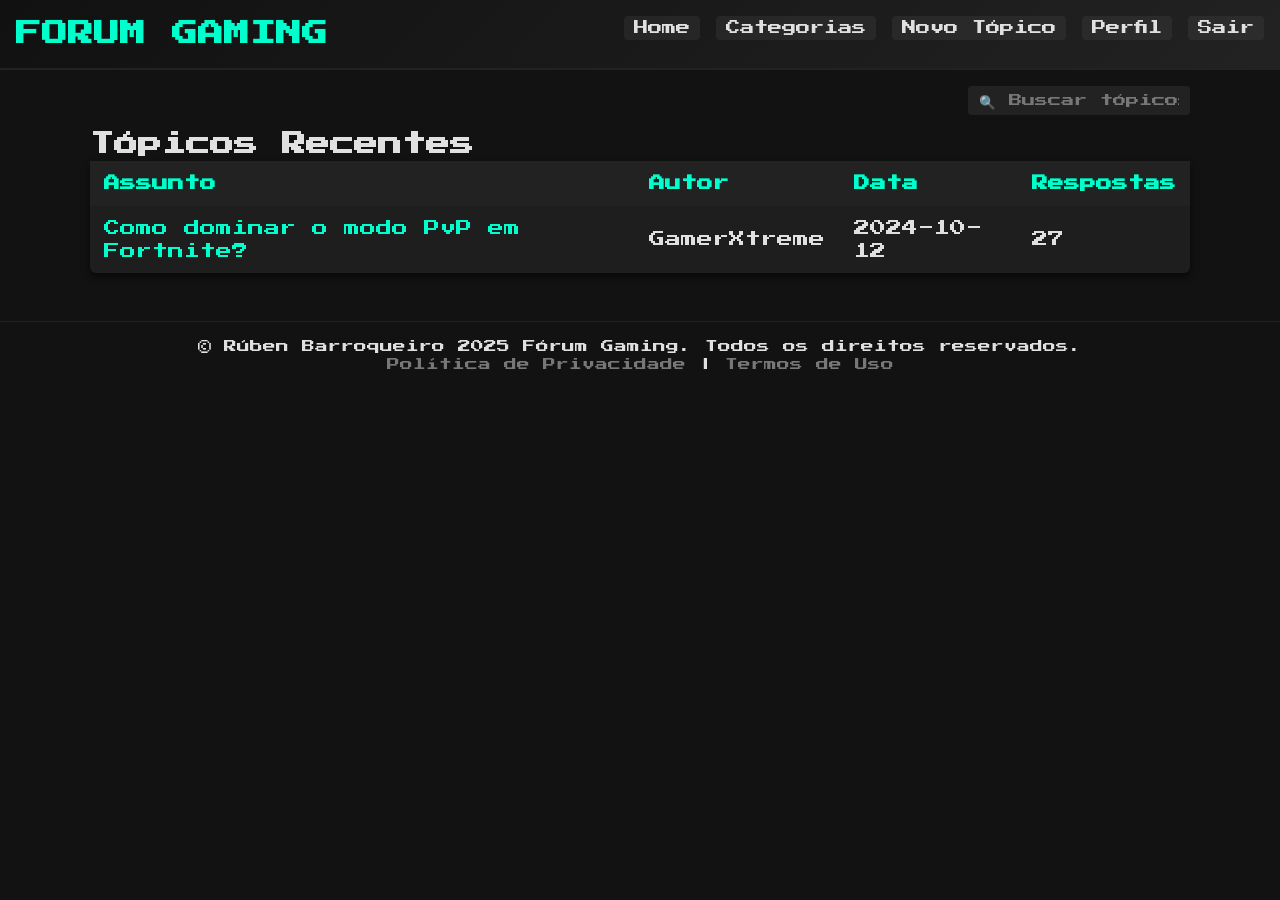
<file: Simple Forum Gaming Static Demo/index.html>
<!DOCTYPE html>
<html lang="pt-BR">
<head>
<meta charset="UTF-8">
<title>Fórum Gaming - Home</title>

<link href="https://fonts.googleapis.com/css2?family=Press+Start+2P&display=swap" rel="stylesheet">

<style>
body, h1,h2,h3,p,a,ul,li,table{margin:0;padding:0;box-sizing:border-box;}
:root{
  --bg:#121212;
  --accent:#00ffcc;
  --text:#e0e0e0;
  --border:#222;
  --shadow:#0008;
  --font:'Press Start 2P', cursive;
}
body{background:var(--bg);color:var(--text);font-family:var(--font);line-height:1.4;}
a{text-decoration:none;color:inherit;}

header{
  background:linear-gradient(135deg,#111, #222);
  padding:1rem;
  border-bottom:2px solid var(--border);
  display:flex;
  flex-wrap:wrap;
  justify-content:center;
  gap:15px;
}
header h1{font-size:1.6rem;color:var(--accent);margin-right:auto;}
nav a{
  font-size:.9rem; 
  padding:5px 10px;
  border-radius:4px;
  background:rgba(255,255,255,.05);
  transition:background .2s;
}
nav a:hover{background:rgba(var(--accent),.3);}

.container{
  max-width:1100px; 
  margin:auto; 
  padding:1rem;
}
.search-bar{
  text-align:right;
  margin-bottom:.8rem;
}
.search-bar input[type="text"]{
  background:#222;
  border:none;
  color:var(--text);
  padding:.5rem .7rem;
  border-radius:4px;
  font-family:var(--font);
  width:200px;
}
.search-bar input::placeholder{color:#777;}

table{
  width:100%;
  border-collapse:collapse;
  background:#1e1e1e;
  box-shadow:0 4px 8px var(--shadow);
  border-radius:6px;
}
th,td{
  padding:.7rem .9rem;
  text-align:left;
}
th{background:#222;color:var(--accent);font-weight:bold;}
tbody tr:nth-child(even){background:#2a2a2a;}
.thread-title a{color:var(--accent);}
.thread-title a:hover{text-decoration:underline;}

footer{
  text-align:center;
  padding:1rem 0;
  border-top:1px solid var(--border);
  margin-top:2rem;
}
footer p{font-size:.8rem;}
footer a{color:#777;transition:color .2s;}
footer a:hover{color:var(--accent);}

@media (max-width:768px){
  header{flex-direction:column;align-items:center;}
  header h1{margin-bottom:.5rem;}
  nav{display:flex;justify-content:center;gap:10px;}
}
</style>
</head>

<body>

<header>
  <h1>FORUM GAMING</h1>
  <nav>
    <a href="#" class="nav-link">Home</a>
    <a href="#" class="nav-link">Categorias</a>
    <a href="#" class="nav-link">Novo Tópico</a>
    <a href="#" class="nav-link">Perfil</a>
    <a href="#" class="nav-link">Sair</a>
  </nav>
</header>

<div class="container">
  <div class="search-bar">
    <input type="text" placeholder="🔍 Buscar tópicos...">
  </div>

  <h2>Tópicos Recentes</h2>
  <table>
    <thead>
      <tr>
        <th>Assunto</th>
        <th>Autor</th>
        <th>Data</th>
        <th>Respostas</th>
      </tr>
    </thead>
    <tbody>
      <tr>
        <td class="thread-title"><a href="#">Como dominar o modo PvP em Fortnite?</a></td>
        <td>GamerXtreme</td>
        <td>2024-10-12</td>
        <td>27</td>
      </tr>
    </tbody>
  </table>
</div>

<footer>
  <p>&copy; Rúben Barroqueiro 2025 Fórum Gaming. Todos os direitos reservados.</p>
  <p><a href="#">Política de Privacidade</a> | <a href="#">Termos de Uso</a></p>
</footer>

<script src="buttons.js"></script>

</body>
</html>
</file>
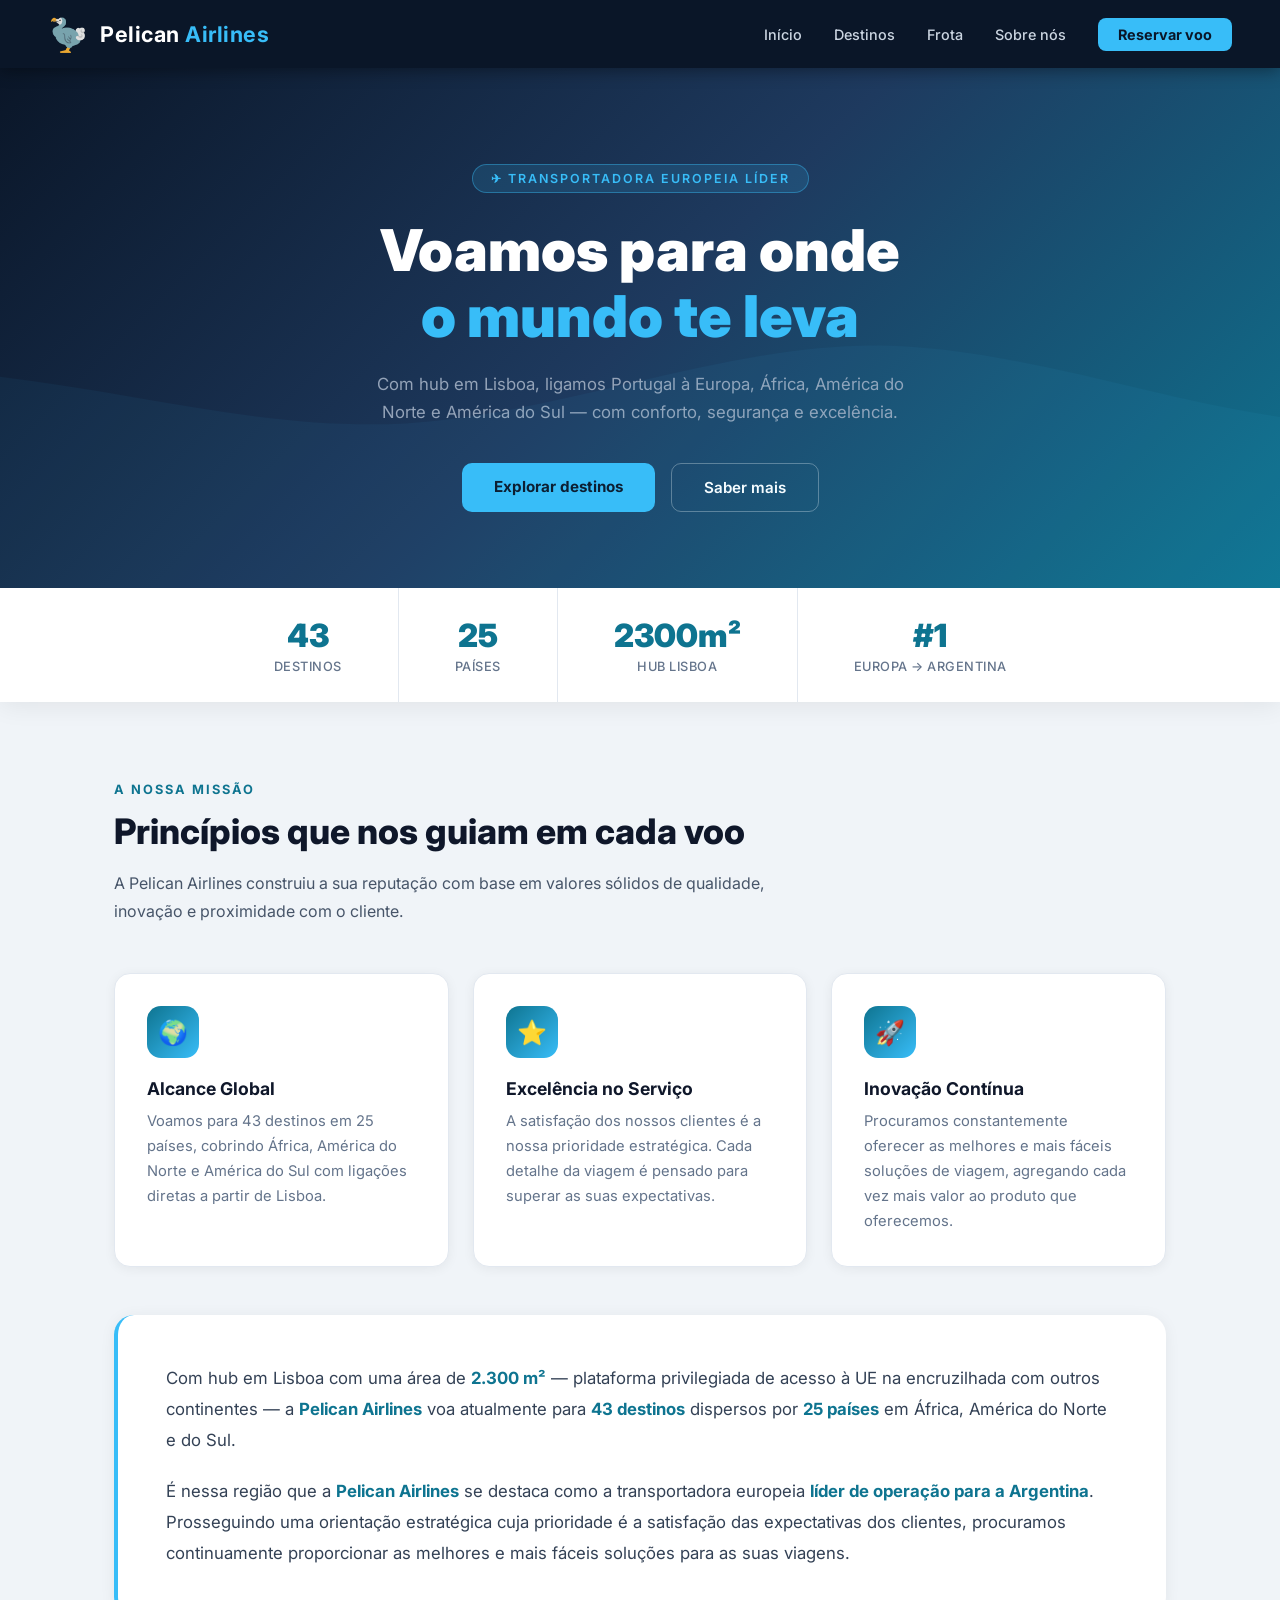
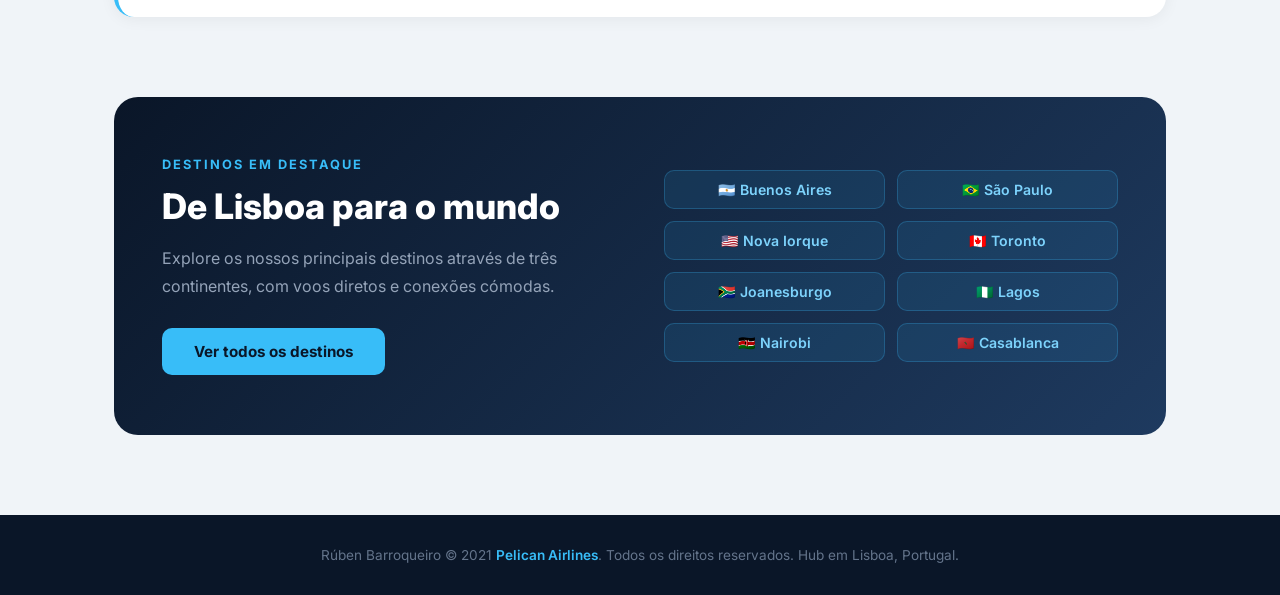
<file: 1_pelican_airlines.html>
<!DOCTYPE html>
<html lang="pt">
<head>
  <meta charset="UTF-8" />
  <meta name="viewport" content="width=device-width, initial-scale=1.0"/>
  <title>Pelican Airlines</title>
  <link href="https://fonts.googleapis.com/css2?family=Inter:wght@300;400;600;700;900&display=swap" rel="stylesheet"/>
  <style>
    *, *::before, *::after { box-sizing: border-box; margin: 0; padding: 0; }

    body {
      font-family: 'Inter', sans-serif;
      background: #f0f4f8;
      color: #1a202c;
    }

    nav {
      background: #0a1628;
      display: flex;
      align-items: center;
      justify-content: space-between;
      padding: 0 48px;
      height: 68px;
      position: sticky;
      top: 0;
      z-index: 100;
      box-shadow: 0 2px 16px rgba(0,0,0,0.4);
    }
    .logo {
      display: flex;
      align-items: center;
      gap: 12px;
      text-decoration: none;
    }
    .logo-icon {
      font-size: 2rem;
    }
    .logo-text {
      font-size: 1.35rem;
      font-weight: 700;
      color: #ffffff;
      letter-spacing: 0.5px;
    }
    .logo-text span {
      color: #38bdf8;
    }
    nav ul {
      list-style: none;
      display: flex;
      gap: 32px;
    }
    nav ul li a {
      color: #cbd5e1;
      text-decoration: none;
      font-size: 0.9rem;
      font-weight: 500;
      transition: color 0.2s;
    }
    nav ul li a:hover { color: #38bdf8; }
    .nav-cta {
      background: #38bdf8;
      color: #0a1628 !important;
      padding: 8px 20px;
      border-radius: 8px;
      font-weight: 700 !important;
      transition: background 0.2s !important;
    }
    .nav-cta:hover { background: #7dd3fc !important; color: #0a1628 !important; }

    .hero {
      background: linear-gradient(135deg, #0a1628 0%, #1e3a5f 50%, #0e7490 100%);
      min-height: 520px;
      display: flex;
      flex-direction: column;
      align-items: center;
      justify-content: center;
      text-align: center;
      padding: 80px 24px 60px;
      position: relative;
      overflow: hidden;
    }
    .hero::before {
      content: '';
      position: absolute;
      inset: 0;
      background: url("data:image/svg+xml,%3Csvg xmlns='http://www.w3.org/2000/svg' viewBox='0 0 1440 320'%3E%3Cpath fill='%2338bdf8' fill-opacity='0.05' d='M0,224L48,213.3C96,203,192,181,288,186.7C384,192,480,224,576,218.7C672,213,768,171,864,170.7C960,171,1056,213,1152,218.7C1248,224,1344,192,1392,176L1440,160L1440,320L0,320Z'/%3E%3C/svg%3E") no-repeat bottom;
      background-size: cover;
    }
    .hero-badge {
      background: rgba(56,189,248,0.15);
      border: 1px solid rgba(56,189,248,0.4);
      color: #38bdf8;
      font-size: 0.78rem;
      font-weight: 600;
      letter-spacing: 2px;
      text-transform: uppercase;
      padding: 6px 18px;
      border-radius: 100px;
      margin-bottom: 24px;
    }
    .hero h1 {
      font-size: clamp(2.2rem, 5vw, 3.6rem);
      font-weight: 900;
      color: #ffffff;
      line-height: 1.15;
      max-width: 720px;
      margin-bottom: 20px;
    }
    .hero h1 span { color: #38bdf8; }
    .hero p {
      color: #94a3b8;
      font-size: 1.05rem;
      max-width: 540px;
      line-height: 1.7;
      margin-bottom: 36px;
    }
    .hero-buttons {
      display: flex;
      gap: 16px;
      flex-wrap: wrap;
      justify-content: center;
    }
    .btn-primary {
      background: #38bdf8;
      color: #0a1628;
      padding: 14px 32px;
      border-radius: 10px;
      font-weight: 700;
      font-size: 0.95rem;
      text-decoration: none;
      transition: background 0.2s, transform 0.15s;
    }
    .btn-primary:hover { background: #7dd3fc; transform: translateY(-2px); }
    .btn-secondary {
      background: transparent;
      color: #ffffff;
      border: 1.5px solid rgba(255,255,255,0.3);
      padding: 14px 32px;
      border-radius: 10px;
      font-weight: 600;
      font-size: 0.95rem;
      text-decoration: none;
      transition: border-color 0.2s, transform 0.15s;
    }
    .btn-secondary:hover { border-color: #38bdf8; color: #38bdf8; transform: translateY(-2px); }

    .stats-bar {
      background: #ffffff;
      display: flex;
      justify-content: center;
      gap: 0;
      box-shadow: 0 4px 24px rgba(0,0,0,0.07);
    }
    .stat-item {
      padding: 28px 56px;
      text-align: center;
      border-right: 1px solid #e2e8f0;
    }
    .stat-item:last-child { border-right: none; }
    .stat-number {
      font-size: 2rem;
      font-weight: 900;
      color: #0e7490;
    }
    .stat-label {
      font-size: 0.8rem;
      color: #64748b;
      margin-top: 4px;
      font-weight: 500;
      text-transform: uppercase;
      letter-spacing: 0.5px;
    }

    section {
      max-width: 1100px;
      margin: 80px auto;
      padding: 0 24px;
    }
    .section-tag {
      color: #0e7490;
      font-size: 0.8rem;
      font-weight: 700;
      text-transform: uppercase;
      letter-spacing: 2px;
      margin-bottom: 12px;
    }
    .section-title {
      font-size: clamp(1.6rem, 3vw, 2.2rem);
      font-weight: 800;
      color: #0f172a;
      margin-bottom: 16px;
      line-height: 1.25;
    }
    .section-desc {
      color: #475569;
      font-size: 1rem;
      line-height: 1.75;
      max-width: 680px;
    }

    .mission-grid {
      display: grid;
      grid-template-columns: repeat(auto-fit, minmax(280px, 1fr));
      gap: 24px;
      margin-top: 48px;
    }
    .mission-card {
      background: #ffffff;
      border-radius: 16px;
      padding: 32px;
      box-shadow: 0 2px 12px rgba(0,0,0,0.06);
      border: 1px solid #e2e8f0;
      transition: transform 0.2s, box-shadow 0.2s;
    }
    .mission-card:hover {
      transform: translateY(-4px);
      box-shadow: 0 8px 32px rgba(14,116,144,0.12);
    }
    .card-icon {
      width: 52px;
      height: 52px;
      background: linear-gradient(135deg, #0e7490, #38bdf8);
      border-radius: 14px;
      display: flex;
      align-items: center;
      justify-content: center;
      font-size: 1.5rem;
      margin-bottom: 20px;
    }
    .mission-card h3 {
      font-size: 1.1rem;
      font-weight: 700;
      color: #0f172a;
      margin-bottom: 10px;
    }
    .mission-card p {
      color: #64748b;
      font-size: 0.92rem;
      line-height: 1.7;
    }

    .destinations-wrapper {
      background: linear-gradient(135deg, #0a1628, #1e3a5f);
      border-radius: 24px;
      padding: 60px 48px;
      margin-top: 80px;
      display: flex;
      gap: 48px;
      align-items: center;
      flex-wrap: wrap;
    }
    .destinations-text { flex: 1; min-width: 260px; }
    .destinations-text .section-tag { color: #38bdf8; }
    .destinations-text .section-title { color: #ffffff; }
    .destinations-text .section-desc { color: #94a3b8; }
    .destinations-list {
      flex: 1;
      min-width: 260px;
      display: grid;
      grid-template-columns: 1fr 1fr;
      gap: 12px;
    }
    .dest-tag {
      background: rgba(56,189,248,0.1);
      border: 1px solid rgba(56,189,248,0.25);
      color: #7dd3fc;
      padding: 10px 16px;
      border-radius: 10px;
      font-size: 0.88rem;
      font-weight: 600;
      text-align: center;
      transition: background 0.2s;
    }
    .dest-tag:hover { background: rgba(56,189,248,0.2); }

    .mission-text-block {
      background: #ffffff;
      border-radius: 20px;
      padding: 48px;
      box-shadow: 0 2px 16px rgba(0,0,0,0.06);
      border-left: 4px solid #38bdf8;
      margin-top: 48px;
    }
    .mission-text-block p {
      color: #334155;
      font-size: 1.05rem;
      line-height: 1.85;
    }
    .mission-text-block p + p { margin-top: 20px; }
    .mission-text-block strong { color: #0e7490; }

    footer {
      background: #0a1628;
      color: #64748b;
      text-align: center;
      padding: 32px 24px;
      font-size: 0.85rem;
      margin-top: 80px;
    }
    footer span { color: #38bdf8; font-weight: 600; }
  </style>
</head>
<body>

  <nav>
    <a class="logo" href="#">
      <span class="logo-icon">🦤</span>
      <span class="logo-text">Pelican <span>Airlines</span></span>
    </a>
    <ul>
      <li><a href="#">Início</a></li>
      <li><a href="#">Destinos</a></li>
      <li><a href="#">Frota</a></li>
      <li><a href="#">Sobre nós</a></li>
      <li><a href="#" class="nav-cta">Reservar voo</a></li>
    </ul>
  </nav>

  <div class="hero">
    <div class="hero-badge">✈ Transportadora Europeia Líder</div>
    <h1>Voamos para onde<br/><span>o mundo te leva</span></h1>
    <p>Com hub em Lisboa, ligamos Portugal à Europa, África, América do Norte e América do Sul — com conforto, segurança e excelência.</p>
    <div class="hero-buttons">
      <a href="#" class="btn-primary">Explorar destinos</a>
      <a href="#" class="btn-secondary">Saber mais</a>
    </div>
  </div>

  <div class="stats-bar">
    <div class="stat-item">
      <div class="stat-number">43</div>
      <div class="stat-label">Destinos</div>
    </div>
    <div class="stat-item">
      <div class="stat-number">25</div>
      <div class="stat-label">Países</div>
    </div>
    <div class="stat-item">
      <div class="stat-number">2300m²</div>
      <div class="stat-label">Hub Lisboa</div>
    </div>
    <div class="stat-item">
      <div class="stat-number">#1</div>
      <div class="stat-label">Europa → Argentina</div>
    </div>
  </div>

  <section>
    <div class="section-tag">A nossa missão</div>
    <h2 class="section-title">Princípios que nos guiam em cada voo</h2>
    <p class="section-desc">A Pelican Airlines construiu a sua reputação com base em valores sólidos de qualidade, inovação e proximidade com o cliente.</p>

    <div class="mission-grid">
      <div class="mission-card">
        <div class="card-icon">🌍</div>
        <h3>Alcance Global</h3>
        <p>Voamos para 43 destinos em 25 países, cobrindo África, América do Norte e América do Sul com ligações diretas a partir de Lisboa.</p>
      </div>
      <div class="mission-card">
        <div class="card-icon">⭐</div>
        <h3>Excelência no Serviço</h3>
        <p>A satisfação dos nossos clientes é a nossa prioridade estratégica. Cada detalhe da viagem é pensado para superar as suas expectativas.</p>
      </div>
      <div class="mission-card">
        <div class="card-icon">🚀</div>
        <h3>Inovação Contínua</h3>
        <p>Procuramos constantemente oferecer as melhores e mais fáceis soluções de viagem, agregando cada vez mais valor ao produto que oferecemos.</p>
      </div>
    </div>

    <div class="mission-text-block">
      <p>Com hub em Lisboa com uma área de <strong>2.300 m²</strong> — plataforma privilegiada de acesso à UE na encruzilhada com outros continentes — a <strong>Pelican Airlines</strong> voa atualmente para <strong>43 destinos</strong> dispersos por <strong>25 países</strong> em África, América do Norte e do Sul.</p>
      <p>É nessa região que a <strong>Pelican Airlines</strong> se destaca como a transportadora europeia <strong>líder de operação para a Argentina</strong>. Prosseguindo uma orientação estratégica cuja prioridade é a satisfação das expectativas dos clientes, procuramos continuamente proporcionar as melhores e mais fáceis soluções para as suas viagens.</p>
    </div>
  </section>

  <section style="margin-top:0">
    <div class="destinations-wrapper">
      <div class="destinations-text">
        <div class="section-tag">Destinos em destaque</div>
        <h2 class="section-title">De Lisboa para o mundo</h2>
        <p class="section-desc">Explore os nossos principais destinos através de três continentes, com voos diretos e conexões cómodas.</p>
        <a href="#" class="btn-primary" style="display:inline-block;margin-top:28px;">Ver todos os destinos</a>
      </div>
      <div class="destinations-list">
        <div class="dest-tag">🇦🇷 Buenos Aires</div>
        <div class="dest-tag">🇧🇷 São Paulo</div>
        <div class="dest-tag">🇺🇸 Nova Iorque</div>
        <div class="dest-tag">🇨🇦 Toronto</div>
        <div class="dest-tag">🇿🇦 Joanesburgo</div>
        <div class="dest-tag">🇳🇬 Lagos</div>
        <div class="dest-tag">🇰🇪 Nairobi</div>
        <div class="dest-tag">🇲🇦 Casablanca</div>
      </div>
    </div>
  </section>

  <footer>
    <p>Rúben Barroqueiro © 2021 <span>Pelican Airlines</span>. Todos os direitos reservados. Hub em Lisboa, Portugal.</p>
  </footer>

</body>
</html>
</file>
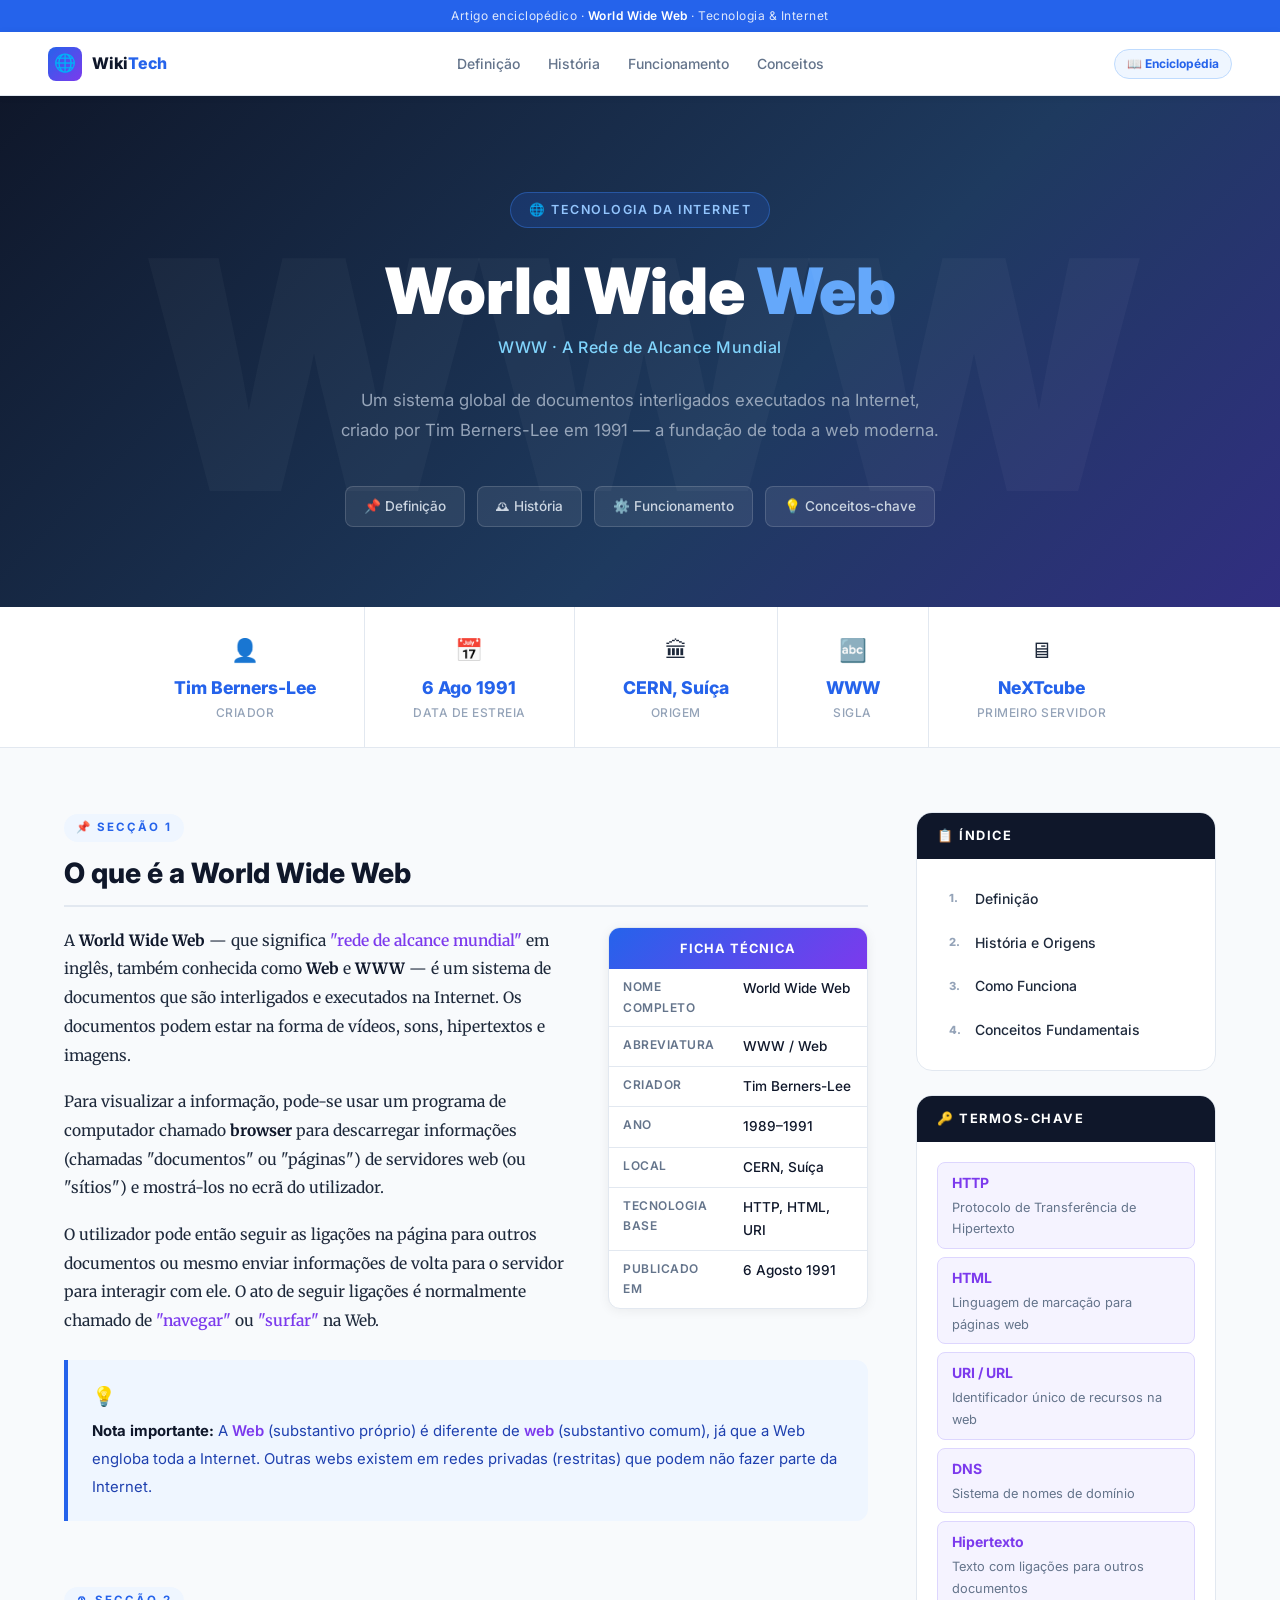
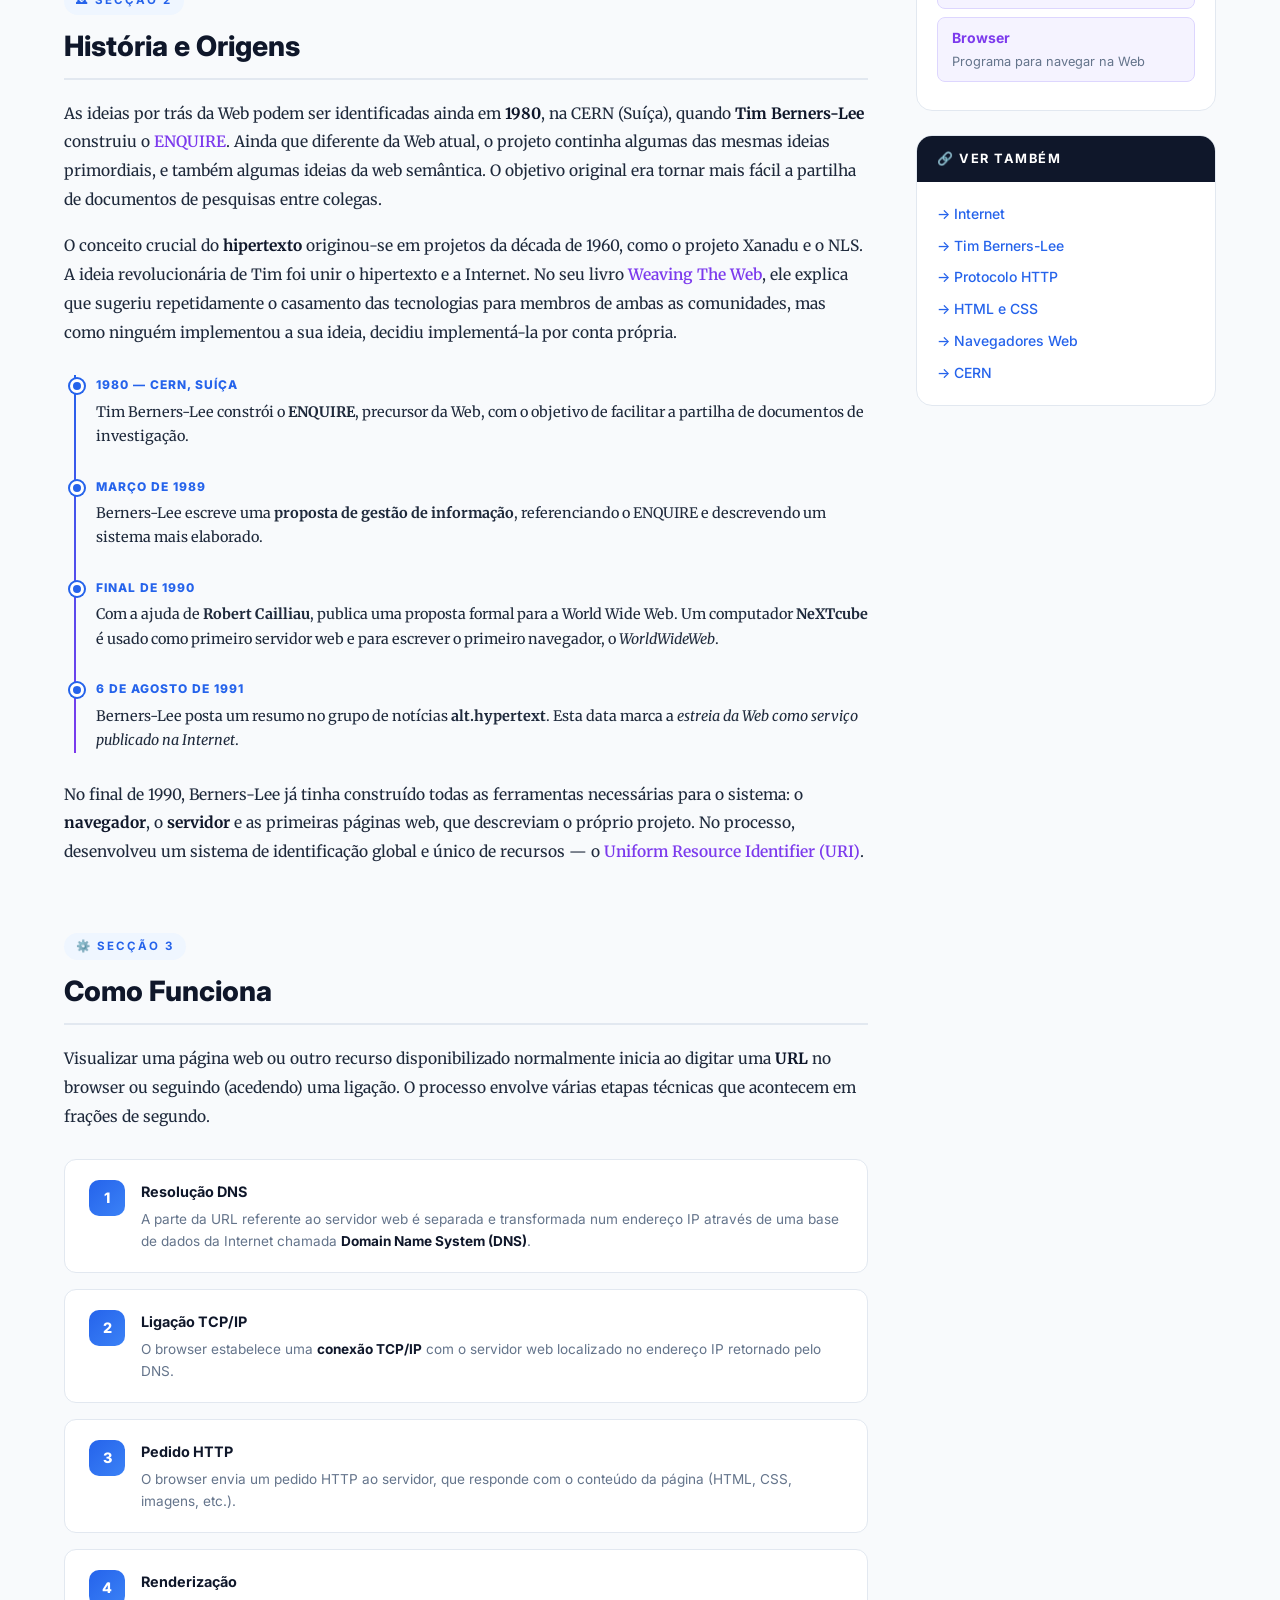
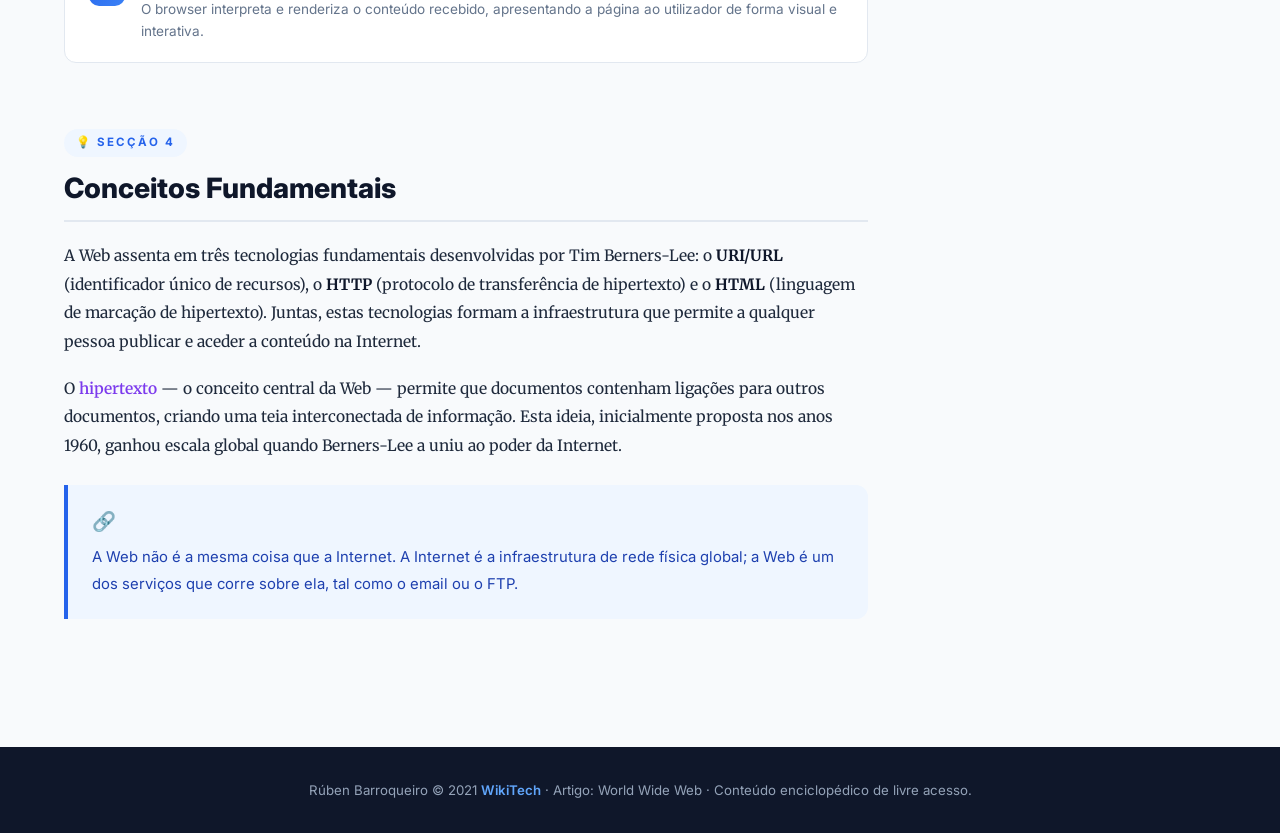
<file: 2_world_wide_web.html>
<!DOCTYPE html>
<html lang="pt">
<head>
  <meta charset="UTF-8"/>
  <meta name="viewport" content="width=device-width, initial-scale=1.0"/>
  <title>World Wide Web — Enciclopédia</title>
  <link href="https://fonts.googleapis.com/css2?family=Inter:wght@300;400;500;600;700;800;900&family=Merriweather:ital,wght@0,400;0,700;1,400&display=swap" rel="stylesheet"/>
  <style>
    *, *::before, *::after { box-sizing: border-box; margin: 0; padding: 0; }

    :root {
      --blue: #2563eb;
      --blue-light: #3b82f6;
      --blue-pale: #eff6ff;
      --blue-border: #bfdbfe;
      --dark: #0f172a;
      --body: #1e293b;
      --muted: #64748b;
      --faint: #94a3b8;
      --bg: #f8fafc;
      --white: #ffffff;
      --border: #e2e8f0;
      --accent: #7c3aed;
      --accent-pale: #f5f3ff;
    }

    html { scroll-behavior: smooth; }

    body {
      font-family: 'Inter', sans-serif;
      background: var(--bg);
      color: var(--body);
      line-height: 1.7;
    }

    .topbar {
      background: var(--blue);
      color: rgba(255,255,255,0.85);
      font-size: 0.75rem;
      text-align: center;
      padding: 6px 16px;
      letter-spacing: 0.5px;
    }
    .topbar span { color: #fff; font-weight: 600; }

    nav {
      background: var(--white);
      border-bottom: 1px solid var(--border);
      display: flex;
      align-items: center;
      justify-content: space-between;
      padding: 0 48px;
      height: 64px;
      position: sticky;
      top: 0;
      z-index: 100;
      box-shadow: 0 1px 8px rgba(0,0,0,0.06);
    }
    .nav-logo {
      display: flex;
      align-items: center;
      gap: 10px;
      text-decoration: none;
    }
    .nav-logo-icon {
      width: 34px; height: 34px;
      background: linear-gradient(135deg, var(--blue), var(--accent));
      border-radius: 8px;
      display: flex; align-items: center; justify-content: center;
      font-size: 1.1rem;
    }
    .nav-logo-text {
      font-size: 1rem;
      font-weight: 800;
      color: var(--dark);
    }
    .nav-logo-text span { color: var(--blue); }
    nav ul {
      list-style: none;
      display: flex;
      gap: 28px;
    }
    nav ul li a {
      font-size: 0.875rem;
      color: var(--muted);
      text-decoration: none;
      font-weight: 500;
      transition: color 0.2s;
    }
    nav ul li a:hover { color: var(--blue); }
    .nav-badge {
      background: var(--blue-pale);
      color: var(--blue);
      border: 1px solid var(--blue-border);
      font-size: 0.75rem;
      font-weight: 700;
      padding: 4px 12px;
      border-radius: 100px;
    }

    .hero {
      background: linear-gradient(135deg, var(--dark) 0%, #1e3a5f 60%, #312e81 100%);
      padding: 96px 24px 80px;
      text-align: center;
      position: relative;
      overflow: hidden;
    }
    .hero::after {
      content: 'WWW';
      position: absolute;
      font-size: 20rem;
      font-weight: 900;
      color: rgba(255,255,255,0.03);
      bottom: -40px;
      left: 50%;
      transform: translateX(-50%);
      white-space: nowrap;
      pointer-events: none;
      letter-spacing: -8px;
    }
    .hero-chip {
      display: inline-flex;
      align-items: center;
      gap: 8px;
      background: rgba(37,99,235,0.2);
      border: 1px solid rgba(59,130,246,0.4);
      color: #93c5fd;
      font-size: 0.78rem;
      font-weight: 600;
      letter-spacing: 1.5px;
      text-transform: uppercase;
      padding: 6px 18px;
      border-radius: 100px;
      margin-bottom: 28px;
    }
    .hero h1 {
      font-size: clamp(2.4rem, 6vw, 4rem);
      font-weight: 900;
      color: #fff;
      line-height: 1.1;
      margin-bottom: 8px;
    }
    .hero h1 span { color: #60a5fa; }
    .hero-sub {
      font-size: 1rem;
      color: #7dd3fc;
      font-weight: 500;
      margin-bottom: 24px;
      letter-spacing: 0.5px;
    }
    .hero-desc {
      color: #94a3b8;
      font-size: 1.05rem;
      max-width: 600px;
      margin: 0 auto 40px;
      line-height: 1.8;
    }
    .hero-toc {
      display: flex;
      justify-content: center;
      gap: 12px;
      flex-wrap: wrap;
    }
    .hero-toc a {
      background: rgba(255,255,255,0.08);
      border: 1px solid rgba(255,255,255,0.15);
      color: #cbd5e1;
      padding: 8px 18px;
      border-radius: 8px;
      font-size: 0.85rem;
      font-weight: 500;
      text-decoration: none;
      transition: background 0.2s, color 0.2s;
    }
    .hero-toc a:hover { background: rgba(96,165,250,0.2); color: #60a5fa; border-color: rgba(96,165,250,0.4); }

    .quick-facts {
      background: var(--white);
      border-bottom: 1px solid var(--border);
      display: flex;
      justify-content: center;
      flex-wrap: wrap;
    }
    .qf-item {
      padding: 24px 48px;
      text-align: center;
      border-right: 1px solid var(--border);
    }
    .qf-item:last-child { border-right: none; }
    .qf-icon { font-size: 1.4rem; margin-bottom: 4px; }
    .qf-value {
      font-size: 1.1rem;
      font-weight: 800;
      color: var(--blue);
    }
    .qf-label {
      font-size: 0.75rem;
      color: var(--faint);
      font-weight: 500;
      text-transform: uppercase;
      letter-spacing: 0.5px;
    }

    .page-wrapper {
      max-width: 1200px;
      margin: 0 auto;
      padding: 64px 24px;
      display: grid;
      grid-template-columns: 1fr 300px;
      gap: 48px;
      align-items: start;
    }

    article {}

    .section-block {
      margin-bottom: 64px;
    }

    .section-label {
      display: inline-flex;
      align-items: center;
      gap: 8px;
      background: var(--blue-pale);
      color: var(--blue);
      font-size: 0.72rem;
      font-weight: 700;
      text-transform: uppercase;
      letter-spacing: 2px;
      padding: 4px 12px;
      border-radius: 100px;
      margin-bottom: 14px;
    }
    .section-block h2 {
      font-size: 1.75rem;
      font-weight: 800;
      color: var(--dark);
      margin-bottom: 20px;
      line-height: 1.25;
      padding-bottom: 14px;
      border-bottom: 2px solid var(--border);
    }
    .section-block h2 .anchor {
      color: var(--blue-light);
      margin-left: 8px;
      font-weight: 400;
      font-size: 1.2rem;
      opacity: 0;
      transition: opacity 0.2s;
      text-decoration: none;
    }
    .section-block h2:hover .anchor { opacity: 1; }

    .section-block p {
      color: var(--body);
      font-size: 0.97rem;
      line-height: 1.85;
      margin-bottom: 18px;
      font-family: 'Merriweather', serif;
    }
    .section-block p em {
      color: var(--accent);
      font-style: normal;
      font-weight: 600;
    }
    .section-block p strong {
      color: var(--dark);
      font-weight: 700;
    }

    .infobox {
      float: right;
      margin: 0 0 28px 32px;
      width: 260px;
      background: var(--white);
      border: 1px solid var(--border);
      border-radius: 12px;
      overflow: hidden;
      box-shadow: 0 2px 12px rgba(0,0,0,0.06);
      font-size: 0.85rem;
    }
    .infobox-header {
      background: linear-gradient(135deg, var(--blue), var(--accent));
      color: #fff;
      font-weight: 700;
      font-size: 0.8rem;
      text-align: center;
      padding: 10px 16px;
      text-transform: uppercase;
      letter-spacing: 1px;
    }
    .infobox table { width: 100%; border-collapse: collapse; }
    .infobox td {
      padding: 8px 14px;
      border-bottom: 1px solid var(--border);
      vertical-align: top;
    }
    .infobox td:first-child {
      color: var(--muted);
      font-weight: 600;
      font-size: 0.75rem;
      text-transform: uppercase;
      letter-spacing: 0.5px;
      width: 45%;
    }
    .infobox td:last-child {
      color: var(--dark);
      font-weight: 500;
    }
    .infobox tr:last-child td { border-bottom: none; }

    .highlight {
      background: var(--blue-pale);
      border-left: 4px solid var(--blue);
      border-radius: 0 12px 12px 0;
      padding: 20px 24px;
      margin: 24px 0;
    }
    .highlight p {
      font-family: 'Inter', sans-serif !important;
      color: #1e40af !important;
      font-size: 0.93rem !important;
      margin: 0 !important;
    }
    .highlight-icon { font-size: 1.2rem; margin-bottom: 6px; display: block; }

    .steps {
      margin: 28px 0;
      display: flex;
      flex-direction: column;
      gap: 16px;
    }
    .step {
      display: flex;
      align-items: flex-start;
      gap: 16px;
      background: var(--white);
      border: 1px solid var(--border);
      border-radius: 12px;
      padding: 20px 24px;
      transition: box-shadow 0.2s;
    }
    .step:hover { box-shadow: 0 4px 20px rgba(37,99,235,0.1); border-color: var(--blue-border); }
    .step-num {
      width: 36px; height: 36px; min-width: 36px;
      background: linear-gradient(135deg, var(--blue), var(--blue-light));
      border-radius: 10px;
      display: flex; align-items: center; justify-content: center;
      color: #fff;
      font-weight: 800;
      font-size: 0.9rem;
    }
    .step-content h4 {
      font-size: 0.9rem;
      font-weight: 700;
      color: var(--dark);
      margin-bottom: 4px;
    }
    .step-content p {
      font-family: 'Inter', sans-serif !important;
      font-size: 0.85rem !important;
      color: var(--muted) !important;
      margin: 0 !important;
      line-height: 1.6 !important;
    }

    .timeline {
      margin: 28px 0;
      position: relative;
      padding-left: 32px;
    }
    .timeline::before {
      content: '';
      position: absolute;
      left: 10px;
      top: 0; bottom: 0;
      width: 2px;
      background: linear-gradient(to bottom, var(--blue), var(--accent));
    }
    .tl-item {
      position: relative;
      margin-bottom: 28px;
    }
    .tl-dot {
      position: absolute;
      left: -26px;
      top: 4px;
      width: 14px; height: 14px;
      background: var(--blue);
      border-radius: 50%;
      border: 3px solid var(--white);
      box-shadow: 0 0 0 2px var(--blue);
    }
    .tl-year {
      font-size: 0.75rem;
      font-weight: 800;
      color: var(--blue);
      text-transform: uppercase;
      letter-spacing: 1px;
      margin-bottom: 4px;
    }
    .tl-text {
      font-family: 'Merriweather', serif;
      font-size: 0.9rem;
      color: var(--body);
      line-height: 1.7;
    }

    aside {
      position: sticky;
      top: 84px;
      display: flex;
      flex-direction: column;
      gap: 24px;
    }
    .sidebar-card {
      background: var(--white);
      border: 1px solid var(--border);
      border-radius: 16px;
      overflow: hidden;
    }
    .sidebar-card-header {
      background: var(--dark);
      color: #fff;
      font-size: 0.8rem;
      font-weight: 700;
      text-transform: uppercase;
      letter-spacing: 1.5px;
      padding: 12px 20px;
    }
    .sidebar-card-body { padding: 20px; }
    .toc-list {
      list-style: none;
      display: flex;
      flex-direction: column;
      gap: 4px;
    }
    .toc-list li a {
      display: flex;
      align-items: center;
      gap: 8px;
      padding: 8px 12px;
      border-radius: 8px;
      text-decoration: none;
      color: var(--body);
      font-size: 0.875rem;
      font-weight: 500;
      transition: background 0.15s, color 0.15s;
    }
    .toc-list li a:hover {
      background: var(--blue-pale);
      color: var(--blue);
    }
    .toc-num {
      font-size: 0.7rem;
      font-weight: 800;
      color: var(--faint);
      width: 18px;
    }
    .related-list {
      list-style: none;
      display: flex;
      flex-direction: column;
      gap: 8px;
    }
    .related-list li a {
      color: var(--blue);
      font-size: 0.875rem;
      text-decoration: none;
      font-weight: 500;
      display: flex;
      align-items: center;
      gap: 6px;
    }
    .related-list li a:hover { text-decoration: underline; }
    .key-term {
      background: var(--accent-pale);
      border: 1px solid #ddd6fe;
      border-radius: 8px;
      padding: 8px 14px;
      margin-bottom: 8px;
    }
    .key-term-word {
      font-weight: 700;
      color: var(--accent);
      font-size: 0.875rem;
    }
    .key-term-def {
      font-size: 0.8rem;
      color: var(--muted);
      margin-top: 2px;
    }

    footer {
      background: var(--dark);
      color: var(--faint);
      text-align: center;
      padding: 32px 24px;
      font-size: 0.83rem;
    }
    footer span { color: #60a5fa; font-weight: 600; }

    @media (max-width: 900px) {
      .page-wrapper { grid-template-columns: 1fr; }
      aside { position: static; }
      .infobox { float: none; width: 100%; margin: 0 0 24px 0; }
      nav ul { display: none; }
      .qf-item { padding: 18px 24px; }
    }
  </style>
</head>
<body>

  <div class="topbar">Artigo enciclopédico · <span>World Wide Web</span> · Tecnologia & Internet</div>

  <nav>
    <a class="nav-logo" href="#">
      <div class="nav-logo-icon">🌐</div>
      <span class="nav-logo-text">Wiki<span>Tech</span></span>
    </a>
    <ul>
      <li><a href="#definicao">Definição</a></li>
      <li><a href="#historia">História</a></li>
      <li><a href="#funcionamento">Funcionamento</a></li>
      <li><a href="#conceitos">Conceitos</a></li>
    </ul>
    <span class="nav-badge">📖 Enciclopédia</span>
  </nav>

  <div class="hero">
    <div class="hero-chip">🌐 Tecnologia da Internet</div>
    <h1>World Wide <span>Web</span></h1>
    <div class="hero-sub">WWW · A Rede de Alcance Mundial</div>
    <p class="hero-desc">
      Um sistema global de documentos interligados executados na Internet, criado por Tim Berners-Lee em 1991 — a fundação de toda a web moderna.
    </p>
    <div class="hero-toc">
      <a href="#definicao">📌 Definição</a>
      <a href="#historia">🕰 História</a>
      <a href="#funcionamento">⚙️ Funcionamento</a>
      <a href="#conceitos">💡 Conceitos-chave</a>
    </div>
  </div>

  <div class="quick-facts">
    <div class="qf-item">
      <div class="qf-icon">👤</div>
      <div class="qf-value">Tim Berners-Lee</div>
      <div class="qf-label">Criador</div>
    </div>
    <div class="qf-item">
      <div class="qf-icon">📅</div>
      <div class="qf-value">6 Ago 1991</div>
      <div class="qf-label">Data de estreia</div>
    </div>
    <div class="qf-item">
      <div class="qf-icon">🏛</div>
      <div class="qf-value">CERN, Suíça</div>
      <div class="qf-label">Origem</div>
    </div>
    <div class="qf-item">
      <div class="qf-icon">🔤</div>
      <div class="qf-value">WWW</div>
      <div class="qf-label">Sigla</div>
    </div>
    <div class="qf-item">
      <div class="qf-icon">🖥</div>
      <div class="qf-value">NeXTcube</div>
      <div class="qf-label">Primeiro servidor</div>
    </div>
  </div>

  <div class="page-wrapper">
    <article>
      <div class="section-block" id="definicao">
        <div class="section-label">📌 Secção 1</div>
        <h2>O que é a World Wide Web<a class="anchor" href="#definicao">#</a></h2>

        <div class="infobox">
          <div class="infobox-header">Ficha Técnica</div>
          <table>
            <tr><td>Nome completo</td><td>World Wide Web</td></tr>
            <tr><td>Abreviatura</td><td>WWW / Web</td></tr>
            <tr><td>Criador</td><td>Tim Berners-Lee</td></tr>
            <tr><td>Ano</td><td>1989–1991</td></tr>
            <tr><td>Local</td><td>CERN, Suíça</td></tr>
            <tr><td>Tecnologia base</td><td>HTTP, HTML, URI</td></tr>
            <tr><td>Publicado em</td><td>6 Agosto 1991</td></tr>
          </table>
        </div>

        <p>A <strong>World Wide Web</strong> — que significa <em>"rede de alcance mundial"</em> em inglês, também conhecida como <strong>Web</strong> e <strong>WWW</strong> — é um sistema de documentos que são interligados e executados na Internet. Os documentos podem estar na forma de vídeos, sons, hipertextos e imagens.</p>

        <p>Para visualizar a informação, pode-se usar um programa de computador chamado <strong>browser</strong> para descarregar informações (chamadas "documentos" ou "páginas") de servidores web (ou "sítios") e mostrá-los no ecrã do utilizador.</p>

        <p>O utilizador pode então seguir as ligações na página para outros documentos ou mesmo enviar informações de volta para o servidor para interagir com ele. O ato de seguir ligações é normalmente chamado de <em>"navegar"</em> ou <em>"surfar"</em> na Web.</p>

        <div class="highlight">
          <span class="highlight-icon">💡</span>
          <p><strong>Nota importante:</strong> A <em>Web</em> (substantivo próprio) é diferente de <em>web</em> (substantivo comum), já que a Web engloba toda a Internet. Outras webs existem em redes privadas (restritas) que podem não fazer parte da Internet.</p>
        </div>
      </div>

      <div class="section-block" id="historia">
        <div class="section-label">🕰 Secção 2</div>
        <h2>História e Origens<a class="anchor" href="#historia">#</a></h2>

        <p>As ideias por trás da Web podem ser identificadas ainda em <strong>1980</strong>, na CERN (Suíça), quando <strong>Tim Berners-Lee</strong> construiu o <em>ENQUIRE</em>. Ainda que diferente da Web atual, o projeto continha algumas das mesmas ideias primordiais, e também algumas ideias da web semântica. O objetivo original era tornar mais fácil a partilha de documentos de pesquisas entre colegas.</p>

        <p>O conceito crucial do <strong>hipertexto</strong> originou-se em projetos da década de 1960, como o projeto Xanadu e o NLS. A ideia revolucionária de Tim foi unir o hipertexto e a Internet. No seu livro <em>Weaving The Web</em>, ele explica que sugeriu repetidamente o casamento das tecnologias para membros de ambas as comunidades, mas como ninguém implementou a sua ideia, decidiu implementá-la por conta própria.</p>

        <div class="timeline">
          <div class="tl-item">
            <div class="tl-dot"></div>
            <div class="tl-year">1980 — CERN, Suíça</div>
            <div class="tl-text">Tim Berners-Lee constrói o <strong>ENQUIRE</strong>, precursor da Web, com o objetivo de facilitar a partilha de documentos de investigação.</div>
          </div>
          <div class="tl-item">
            <div class="tl-dot"></div>
            <div class="tl-year">Março de 1989</div>
            <div class="tl-text">Berners-Lee escreve uma <strong>proposta de gestão de informação</strong>, referenciando o ENQUIRE e descrevendo um sistema mais elaborado.</div>
          </div>
          <div class="tl-item">
            <div class="tl-dot"></div>
            <div class="tl-year">Final de 1990</div>
            <div class="tl-text">Com a ajuda de <strong>Robert Cailliau</strong>, publica uma proposta formal para a World Wide Web. Um computador <strong>NeXTcube</strong> é usado como primeiro servidor web e para escrever o primeiro navegador, o <em>WorldWideWeb</em>.</div>
          </div>
          <div class="tl-item">
            <div class="tl-dot"></div>
            <div class="tl-year">6 de Agosto de 1991</div>
            <div class="tl-text">Berners-Lee posta um resumo no grupo de notícias <strong>alt.hypertext</strong>. Esta data marca a <em>estreia da Web como serviço publicado na Internet</em>.</div>
          </div>
        </div>

        <p>No final de 1990, Berners-Lee já tinha construído todas as ferramentas necessárias para o sistema: o <strong>navegador</strong>, o <strong>servidor</strong> e as primeiras páginas web, que descreviam o próprio projeto. No processo, desenvolveu um sistema de identificação global e único de recursos — o <em>Uniform Resource Identifier (URI)</em>.</p>
      </div>

      <div class="section-block" id="funcionamento">
        <div class="section-label">⚙️ Secção 3</div>
        <h2>Como Funciona<a class="anchor" href="#funcionamento">#</a></h2>

        <p>Visualizar uma página web ou outro recurso disponibilizado normalmente inicia ao digitar uma <strong>URL</strong> no browser ou seguindo (acedendo) uma ligação. O processo envolve várias etapas técnicas que acontecem em frações de segundo.</p>

        <div class="steps">
          <div class="step">
            <div class="step-num">1</div>
            <div class="step-content">
              <h4>Resolução DNS</h4>
              <p>A parte da URL referente ao servidor web é separada e transformada num endereço IP através de uma base de dados da Internet chamada <strong>Domain Name System (DNS)</strong>.</p>
            </div>
          </div>
          <div class="step">
            <div class="step-num">2</div>
            <div class="step-content">
              <h4>Ligação TCP/IP</h4>
              <p>O browser estabelece uma <strong>conexão TCP/IP</strong> com o servidor web localizado no endereço IP retornado pelo DNS.</p>
            </div>
          </div>
          <div class="step">
            <div class="step-num">3</div>
            <div class="step-content">
              <h4>Pedido HTTP</h4>
              <p>O browser envia um pedido HTTP ao servidor, que responde com o conteúdo da página (HTML, CSS, imagens, etc.).</p>
            </div>
          </div>
          <div class="step">
            <div class="step-num">4</div>
            <div class="step-content">
              <h4>Renderização</h4>
              <p>O browser interpreta e renderiza o conteúdo recebido, apresentando a página ao utilizador de forma visual e interativa.</p>
            </div>
          </div>
        </div>
      </div>

      <div class="section-block" id="conceitos">
        <div class="section-label">💡 Secção 4</div>
        <h2>Conceitos Fundamentais<a class="anchor" href="#conceitos">#</a></h2>

        <p>A Web assenta em três tecnologias fundamentais desenvolvidas por Tim Berners-Lee: o <strong>URI/URL</strong> (identificador único de recursos), o <strong>HTTP</strong> (protocolo de transferência de hipertexto) e o <strong>HTML</strong> (linguagem de marcação de hipertexto). Juntas, estas tecnologias formam a infraestrutura que permite a qualquer pessoa publicar e aceder a conteúdo na Internet.</p>

        <p>O <em>hipertexto</em> — o conceito central da Web — permite que documentos contenham ligações para outros documentos, criando uma teia interconectada de informação. Esta ideia, inicialmente proposta nos anos 1960, ganhou escala global quando Berners-Lee a uniu ao poder da Internet.</p>

        <div class="highlight">
          <span class="highlight-icon">🔗</span>
          <p>A Web não é a mesma coisa que a Internet. A Internet é a infraestrutura de rede física global; a Web é um dos serviços que corre sobre ela, tal como o email ou o FTP.</p>
        </div>
      </div>

    </article>

    <aside>
      <div class="sidebar-card">
        <div class="sidebar-card-header">📋 Índice</div>
        <div class="sidebar-card-body">
          <ul class="toc-list">
            <li><a href="#definicao"><span class="toc-num">1.</span> Definição</a></li>
            <li><a href="#historia"><span class="toc-num">2.</span> História e Origens</a></li>
            <li><a href="#funcionamento"><span class="toc-num">3.</span> Como Funciona</a></li>
            <li><a href="#conceitos"><span class="toc-num">4.</span> Conceitos Fundamentais</a></li>
          </ul>
        </div>
      </div>

      <div class="sidebar-card">
        <div class="sidebar-card-header">🔑 Termos-chave</div>
        <div class="sidebar-card-body">
          <div class="key-term">
            <div class="key-term-word">HTTP</div>
            <div class="key-term-def">Protocolo de Transferência de Hipertexto</div>
          </div>
          <div class="key-term">
            <div class="key-term-word">HTML</div>
            <div class="key-term-def">Linguagem de marcação para páginas web</div>
          </div>
          <div class="key-term">
            <div class="key-term-word">URI / URL</div>
            <div class="key-term-def">Identificador único de recursos na web</div>
          </div>
          <div class="key-term">
            <div class="key-term-word">DNS</div>
            <div class="key-term-def">Sistema de nomes de domínio</div>
          </div>
          <div class="key-term">
            <div class="key-term-word">Hipertexto</div>
            <div class="key-term-def">Texto com ligações para outros documentos</div>
          </div>
          <div class="key-term">
            <div class="key-term-word">Browser</div>
            <div class="key-term-def">Programa para navegar na Web</div>
          </div>
        </div>
      </div>

      <div class="sidebar-card">
        <div class="sidebar-card-header">🔗 Ver também</div>
        <div class="sidebar-card-body">
          <ul class="related-list">
            <li><a href="#">→ Internet</a></li>
            <li><a href="#">→ Tim Berners-Lee</a></li>
            <li><a href="#">→ Protocolo HTTP</a></li>
            <li><a href="#">→ HTML e CSS</a></li>
            <li><a href="#">→ Navegadores Web</a></li>
            <li><a href="#">→ CERN</a></li>
          </ul>
        </div>
      </div>
    </aside>
  </div>

  <footer>
    <p>Rúben Barroqueiro © 2021 <span>WikiTech</span> · Artigo: World Wide Web · Conteúdo enciclopédico de livre acesso.</p>
  </footer>

</body>
</html>
</file>
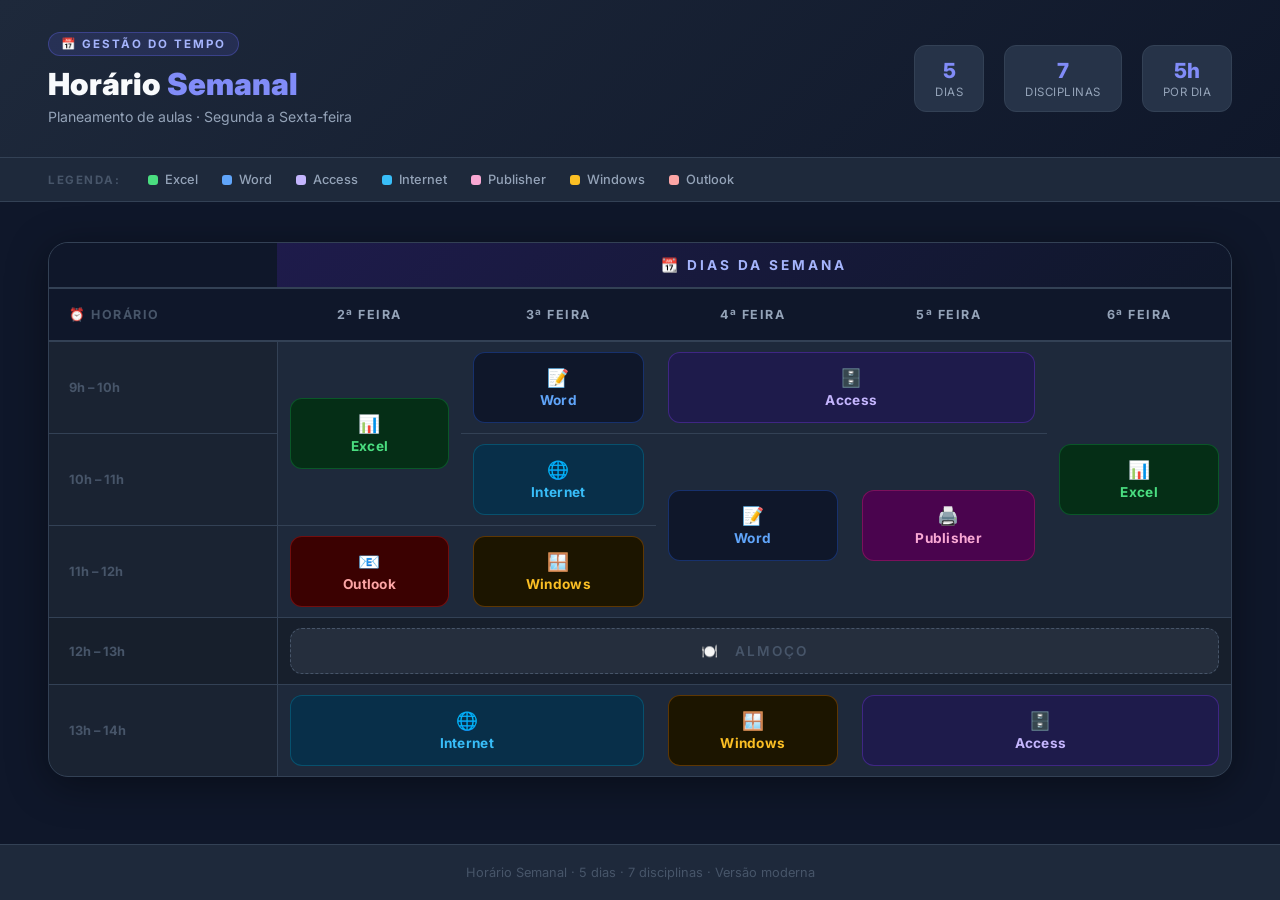
<file: 3_horario_semanal.html>
<!DOCTYPE html>
<html lang="pt">
<head>
  <meta charset="UTF-8"/>
  <meta name="viewport" content="width=device-width, initial-scale=1.0"/>
  <title>Horário Semanal</title>
  <link href="https://fonts.googleapis.com/css2?family=Inter:wght@300;400;500;600;700;800;900&display=swap" rel="stylesheet"/>
  <style>
    *, *::before, *::after { box-sizing: border-box; margin: 0; padding: 0; }

    :root {
      --bg: #0f172a;
      --surface: #1e293b;
      --surface2: #263348;
      --border: #334155;
      --text: #f1f5f9;
      --muted: #94a3b8;
      --faint: #475569;

      --excel:     #16a34a;
      --excel-bg:  #052e16;
      --word:      #2563eb;
      --word-bg:   #0f172a;
      --access:    #7c3aed;
      --access-bg: #1e1b4b;
      --internet:  #0891b2;
      --internet-bg: #082f49;
      --publisher: #db2777;
      --publisher-bg: #4a044e;
      --windows:   #d97706;
      --windows-bg: #1c1500;
      --outlook:   #dc2626;
      --outlook-bg: #3b0101;
      --almoco:    #475569;
      --almoco-bg: #1e293b;
    }

    body {
      background: var(--bg);
      font-family: 'Inter', sans-serif;
      color: var(--text);
      min-height: 100vh;
      display: flex;
      flex-direction: column;
    }

    header {
      background: linear-gradient(135deg, #1e293b, #0f172a);
      border-bottom: 1px solid var(--border);
      padding: 32px 48px;
      display: flex;
      align-items: center;
      justify-content: space-between;
      flex-wrap: wrap;
      gap: 16px;
    }
    .header-left {}
    .header-tag {
      display: inline-flex;
      align-items: center;
      gap: 6px;
      background: rgba(99,102,241,0.15);
      border: 1px solid rgba(99,102,241,0.35);
      color: #a5b4fc;
      font-size: 0.72rem;
      font-weight: 700;
      text-transform: uppercase;
      letter-spacing: 2px;
      padding: 4px 12px;
      border-radius: 100px;
      margin-bottom: 10px;
    }
    header h1 {
      font-size: 1.9rem;
      font-weight: 900;
      color: #f8fafc;
      line-height: 1.2;
    }
    header h1 span { color: #818cf8; }
    header p {
      color: var(--muted);
      font-size: 0.88rem;
      margin-top: 6px;
    }
    .header-stats {
      display: flex;
      gap: 20px;
      flex-wrap: wrap;
    }
    .stat-pill {
      background: var(--surface2);
      border: 1px solid var(--border);
      border-radius: 12px;
      padding: 12px 20px;
      text-align: center;
    }
    .stat-pill .val {
      font-size: 1.3rem;
      font-weight: 800;
      color: #818cf8;
    }
    .stat-pill .lbl {
      font-size: 0.72rem;
      color: var(--muted);
      text-transform: uppercase;
      letter-spacing: 0.5px;
      margin-top: 2px;
    }

    .legend-bar {
      background: var(--surface);
      border-bottom: 1px solid var(--border);
      padding: 14px 48px;
      display: flex;
      align-items: center;
      gap: 24px;
      flex-wrap: wrap;
    }
    .legend-label {
      font-size: 0.72rem;
      font-weight: 700;
      color: var(--faint);
      text-transform: uppercase;
      letter-spacing: 1.5px;
      margin-right: 4px;
    }
    .legend-item {
      display: flex;
      align-items: center;
      gap: 7px;
      font-size: 0.8rem;
      color: var(--muted);
      font-weight: 500;
    }
    .legend-dot {
      width: 10px; height: 10px;
      border-radius: 3px;
    }

    main {
      flex: 1;
      padding: 40px 48px 60px;
      overflow-x: auto;
    }

    .schedule-wrapper {
      background: var(--surface);
      border: 1px solid var(--border);
      border-radius: 20px;
      overflow: hidden;
      box-shadow: 0 8px 40px rgba(0,0,0,0.4);
    }

    table {
      width: 100%;
      border-collapse: collapse;
      min-width: 700px;
    }

    thead tr th {
      background: #0f172a;
      padding: 18px 20px;
      font-size: 0.78rem;
      font-weight: 700;
      text-transform: uppercase;
      letter-spacing: 1.5px;
      color: var(--muted);
      border-bottom: 2px solid var(--border);
      text-align: center;
    }
    thead tr th:first-child {
      text-align: left;
      color: var(--faint);
    }
    .days-header {
      background: linear-gradient(135deg, #1e1b4b, #0f172a) !important;
      color: #a5b4fc !important;
      font-size: 0.85rem !important;
      letter-spacing: 3px !important;
      padding: 14px 20px !important;
      text-align: center !important;
    }

    tbody tr {
      border-bottom: 1px solid var(--border);
      transition: background 0.15s;
    }
    tbody tr:last-child { border-bottom: none; }
    tbody tr:hover { background: rgba(255,255,255,0.02); }

    td.time-col {
      padding: 0 20px;
      font-size: 0.8rem;
      font-weight: 700;
      color: var(--faint);
      white-space: nowrap;
      text-align: left;
      background: rgba(0,0,0,0.15);
      border-right: 1px solid var(--border);
      min-width: 100px;
    }

    td.cell {
      padding: 10px 12px;
      text-align: center;
      vertical-align: middle;
    }
    .subject-badge {
      display: inline-flex;
      flex-direction: column;
      align-items: center;
      justify-content: center;
      width: 100%;
      padding: 14px 10px;
      border-radius: 12px;
      font-weight: 700;
      font-size: 0.85rem;
      letter-spacing: 0.3px;
      transition: transform 0.15s, box-shadow 0.15s;
      cursor: default;
      gap: 4px;
    }
    .subject-badge:hover {
      transform: scale(1.04);
      box-shadow: 0 4px 20px rgba(0,0,0,0.4);
    }
    .subject-badge .icon { font-size: 1.1rem; }

    .excel-cell    { background: var(--excel-bg);     color: #4ade80; border: 1px solid rgba(22,163,74,0.35); }
    .word-cell     { background: var(--word-bg);      color: #60a5fa; border: 1px solid rgba(37,99,235,0.35); }
    .access-cell   { background: var(--access-bg);    color: #c4b5fd; border: 1px solid rgba(124,58,237,0.35); }
    .internet-cell { background: var(--internet-bg);  color: #38bdf8; border: 1px solid rgba(8,145,178,0.35); }
    .publisher-cell{ background: var(--publisher-bg); color: #f9a8d4; border: 1px solid rgba(219,39,119,0.35); }
    .windows-cell  { background: var(--windows-bg);   color: #fbbf24; border: 1px solid rgba(217,119,6,0.35); }
    .outlook-cell  { background: var(--outlook-bg);   color: #fca5a5; border: 1px solid rgba(220,38,38,0.35); }
    .almoco-row td {
      background: rgba(0,0,0,0.25) !important;
    }
    .almoco-badge {
      display: flex;
      align-items: center;
      justify-content: center;
      gap: 8px;
      padding: 14px;
      border-radius: 12px;
      background: rgba(71,85,105,0.3);
      border: 1px dashed var(--faint);
      color: var(--faint);
      font-weight: 600;
      font-size: 0.85rem;
      letter-spacing: 2px;
      text-transform: uppercase;
    }

    footer {
      background: var(--surface);
      border-top: 1px solid var(--border);
      text-align: center;
      padding: 20px 24px;
      font-size: 0.8rem;
      color: var(--faint);
    }

    @media (max-width: 720px) {
      header, .legend-bar, main { padding-left: 20px; padding-right: 20px; }
    }
  </style>
</head>
<body>

  <header>
    <div class="header-left">
      <div class="header-tag">📅 Gestão do Tempo</div>
      <h1>Horário <span>Semanal</span></h1>
      <p>Planeamento de aulas · Segunda a Sexta-feira</p>
    </div>
    <div class="header-stats">
      <div class="stat-pill">
        <div class="val">5</div>
        <div class="lbl">Dias</div>
      </div>
      <div class="stat-pill">
        <div class="val">7</div>
        <div class="lbl">Disciplinas</div>
      </div>
      <div class="stat-pill">
        <div class="val">5h</div>
        <div class="lbl">Por dia</div>
      </div>
    </div>
  </header>

  <div class="legend-bar">
    <span class="legend-label">Legenda:</span>
    <div class="legend-item"><div class="legend-dot" style="background:#4ade80"></div>Excel</div>
    <div class="legend-item"><div class="legend-dot" style="background:#60a5fa"></div>Word</div>
    <div class="legend-item"><div class="legend-dot" style="background:#c4b5fd"></div>Access</div>
    <div class="legend-item"><div class="legend-dot" style="background:#38bdf8"></div>Internet</div>
    <div class="legend-item"><div class="legend-dot" style="background:#f9a8d4"></div>Publisher</div>
    <div class="legend-item"><div class="legend-dot" style="background:#fbbf24"></div>Windows</div>
    <div class="legend-item"><div class="legend-dot" style="background:#fca5a5"></div>Outlook</div>
  </div>

  <main>
    <div class="schedule-wrapper">
      <table>
        <thead>
          <tr>
            <th></th>
            <th class="days-header" colspan="5">📆 Dias da Semana</th>
          </tr>
          <tr>
            <th>⏰ Horário</th>
            <th>2ª Feira</th>
            <th>3ª Feira</th>
            <th>4ª Feira</th>
            <th>5ª Feira</th>
            <th>6ª Feira</th>
          </tr>
        </thead>
        <tbody>

          <tr>
            <td class="time-col">9h – 10h</td>
            <td class="cell" rowspan="2">
              <div class="subject-badge excel-cell">
                <span class="icon">📊</span>Excel
              </div>
            </td>
            <td class="cell">
              <div class="subject-badge word-cell">
                <span class="icon">📝</span>Word
              </div>
            </td>
            <td class="cell" colspan="2">
              <div class="subject-badge access-cell">
                <span class="icon">🗄️</span>Access
              </div>
            </td>
            <td class="cell" rowspan="3">
              <div class="subject-badge excel-cell">
                <span class="icon">📊</span>Excel
              </div>
            </td>
          </tr>

          <tr>
            <td class="time-col">10h – 11h</td>
            <td class="cell">
              <div class="subject-badge internet-cell">
                <span class="icon">🌐</span>Internet
              </div>
            </td>
            <td class="cell" rowspan="2">
              <div class="subject-badge word-cell">
                <span class="icon">📝</span>Word
              </div>
            </td>
            <td class="cell" rowspan="2">
              <div class="subject-badge publisher-cell">
                <span class="icon">🖨️</span>Publisher
              </div>
            </td>
          </tr>

          <tr>
            <td class="time-col">11h – 12h</td>
            <td class="cell">
              <div class="subject-badge outlook-cell">
                <span class="icon">📧</span>Outlook
              </div>
            </td>
            <td class="cell">
              <div class="subject-badge windows-cell">
                <span class="icon">🪟</span>Windows
              </div>
            </td>
          </tr>

          <tr class="almoco-row">
            <td class="time-col">12h – 13h</td>
            <td colspan="5" class="cell">
              <div class="almoco-badge">🍽️ &nbsp; Almoço</div>
            </td>
          </tr>

          <tr>
            <td class="time-col">13h – 14h</td>
            <td class="cell" colspan="2">
              <div class="subject-badge internet-cell">
                <span class="icon">🌐</span>Internet
              </div>
            </td>
            <td class="cell">
              <div class="subject-badge windows-cell">
                <span class="icon">🪟</span>Windows
              </div>
            </td>
            <td class="cell" colspan="2">
              <div class="subject-badge access-cell">
                <span class="icon">🗄️</span>Access
              </div>
            </td>
          </tr>

        </tbody>
      </table>
    </div>
  </main>

  <footer>
    Horário Semanal · 5 dias · 7 disciplinas · Versão moderna
  </footer>

</body>
</html>
</file>
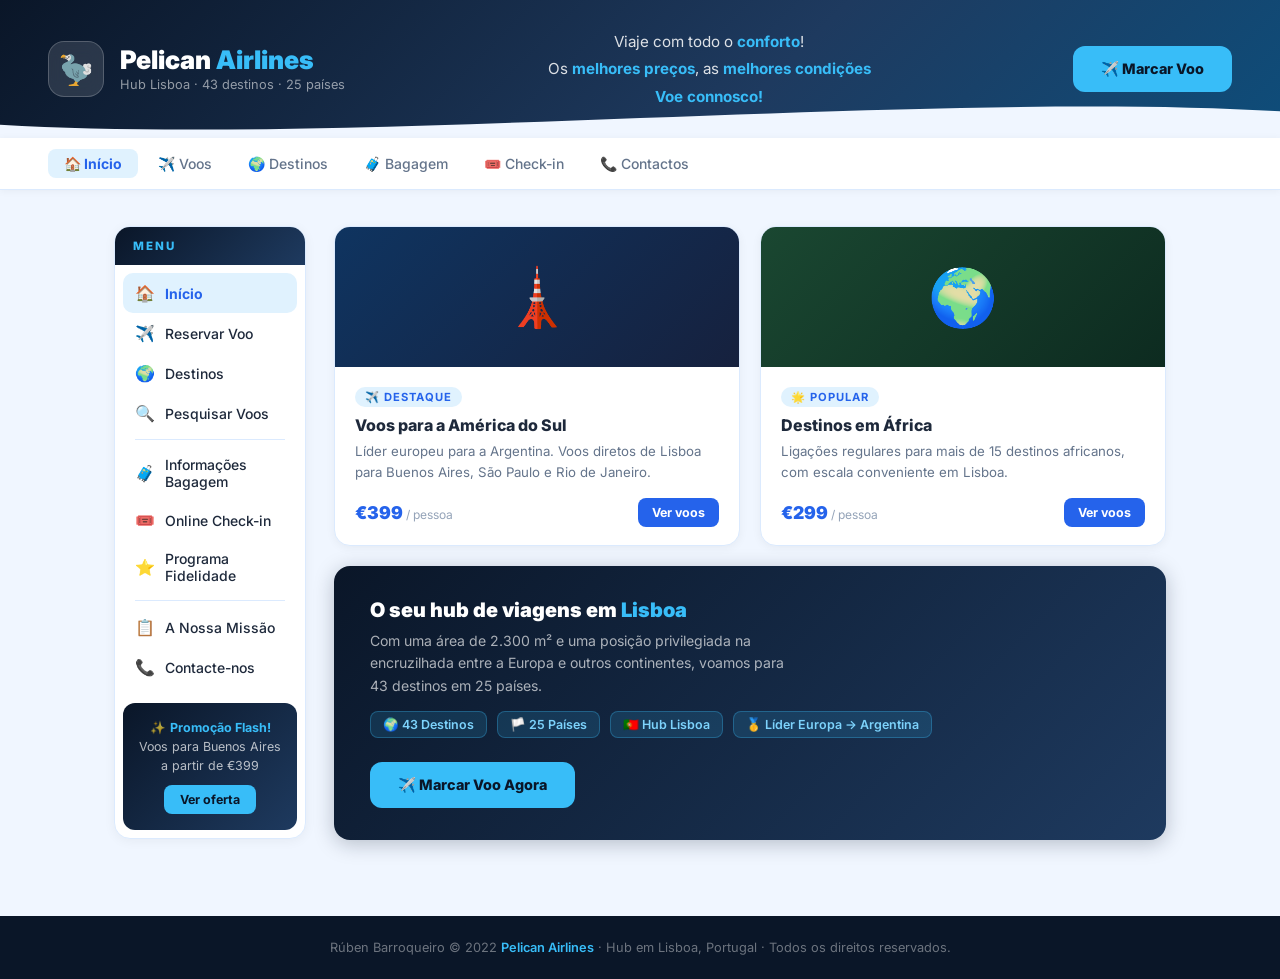
<file: 4_pelican_airlines2.html>
<!DOCTYPE html>
<html lang="pt">
<head>
  <meta charset="UTF-8"/>
  <meta name="viewport" content="width=device-width, initial-scale=1.0"/>
  <title>Pelican Airlines — Voe Connosco</title>
  <link href="https://fonts.googleapis.com/css2?family=Inter:wght@300;400;500;600;700;800;900&display=swap" rel="stylesheet"/>
  <style>
    *, *::before, *::after { box-sizing: border-box; margin: 0; padding: 0; }

    :root {
      --blue-dark:  #0a1628;
      --blue-mid:   #1e3a5f;
      --blue:       #2563eb;
      --sky:        #38bdf8;
      --sky-pale:   #e0f2fe;
      --sky-border: #bae6fd;
      --white:      #ffffff;
      --bg:         #f0f6ff;
      --border:     #dbeafe;
      --text:       #1e293b;
      --muted:      #64748b;
      --faint:      #94a3b8;
    }

    body {
      font-family: 'Inter', sans-serif;
      background: var(--bg);
      color: var(--text);
      min-height: 100vh;
      display: flex;
      flex-direction: column;
    }

    header {
      background: linear-gradient(135deg, var(--blue-dark) 0%, var(--blue-mid) 60%, #0e4d7a 100%);
      position: relative;
      overflow: hidden;
      padding: 0;
    }
    .header-inner {
      display: flex;
      align-items: center;
      justify-content: space-between;
      padding: 28px 48px;
      position: relative;
      z-index: 2;
      flex-wrap: wrap;
      gap: 20px;
    }

    header::after {
      content: '';
      position: absolute;
      bottom: 0; left: 0; right: 0;
      height: 60px;
      background: url("data:image/svg+xml,%3Csvg xmlns='http://www.w3.org/2000/svg' viewBox='0 0 1440 60'%3E%3Cpath fill='%23f0f6ff' d='M0,40 C360,80 1080,0 1440,40 L1440,60 L0,60 Z'/%3E%3C/svg%3E") no-repeat bottom;
      background-size: cover;
      z-index: 1;
    }
    .logo-area {
      display: flex;
      align-items: center;
      gap: 16px;
    }
    .logo-icon {
      width: 56px; height: 56px;
      background: rgba(255,255,255,0.12);
      border: 1px solid rgba(255,255,255,0.2);
      border-radius: 16px;
      display: flex; align-items: center; justify-content: center;
      font-size: 1.8rem;
      backdrop-filter: blur(8px);
    }
    .logo-text h1 {
      font-size: 1.6rem;
      font-weight: 900;
      color: #fff;
      line-height: 1.1;
    }
    .logo-text h1 span { color: var(--sky); }
    .logo-text p {
      color: rgba(255,255,255,0.55);
      font-size: 0.8rem;
      margin-top: 3px;
      font-weight: 400;
    }
    .header-taglines {
      text-align: center;
    }
    .header-taglines p {
      color: rgba(255,255,255,0.85);
      font-size: 0.95rem;
      line-height: 1.8;
      font-weight: 400;
    }
    .header-taglines p strong {
      color: var(--sky);
      font-weight: 700;
    }
    .header-cta {
      background: var(--sky);
      color: var(--blue-dark);
      font-weight: 800;
      font-size: 0.9rem;
      padding: 14px 28px;
      border-radius: 12px;
      text-decoration: none;
      display: flex;
      align-items: center;
      gap: 8px;
      transition: background 0.2s, transform 0.15s;
      white-space: nowrap;
    }
    .header-cta:hover { background: #7dd3fc; transform: translateY(-2px); }

    nav {
      background: var(--white);
      border-bottom: 1px solid var(--border);
      padding: 0 48px;
      display: flex;
      align-items: center;
      gap: 4px;
      height: 52px;
      box-shadow: 0 1px 8px rgba(0,0,0,0.05);
      position: sticky;
      top: 0;
      z-index: 100;
    }
    nav a {
      display: flex;
      align-items: center;
      gap: 6px;
      padding: 6px 16px;
      border-radius: 8px;
      text-decoration: none;
      color: var(--muted);
      font-size: 0.875rem;
      font-weight: 500;
      transition: background 0.15s, color 0.15s;
    }
    nav a:hover, nav a.active {
      background: var(--sky-pale);
      color: var(--blue);
    }
    nav a.active { font-weight: 700; }

    .page-body {
      display: grid;
      grid-template-columns: 220px 1fr;
      gap: 0;
      flex: 1;
      max-width: 1100px;
      width: 100%;
      margin: 36px auto;
      padding: 0 24px;
      align-items: start;
    }

    aside {
      background: var(--white);
      border: 1px solid var(--border);
      border-radius: 16px;
      overflow: hidden;
      position: sticky;
      top: 68px;
      margin-right: 28px;
      box-shadow: 0 2px 12px rgba(0,0,0,0.05);
    }
    .sidebar-header {
      background: linear-gradient(135deg, var(--blue-dark), var(--blue-mid));
      color: var(--sky);
      font-size: 0.72rem;
      font-weight: 800;
      text-transform: uppercase;
      letter-spacing: 2px;
      padding: 12px 18px;
    }
    .sidebar-menu {
      list-style: none;
      padding: 8px;
    }
    .sidebar-menu li a {
      display: flex;
      align-items: center;
      gap: 10px;
      padding: 10px 12px;
      border-radius: 10px;
      text-decoration: none;
      color: var(--text);
      font-size: 0.875rem;
      font-weight: 500;
      transition: background 0.15s, color 0.15s;
    }
    .sidebar-menu li a:hover {
      background: var(--sky-pale);
      color: var(--blue);
    }
    .sidebar-menu li a.active {
      background: var(--sky-pale);
      color: var(--blue);
      font-weight: 700;
    }
    .sidebar-menu li a .icon { font-size: 1rem; }
    .sidebar-divider {
      height: 1px;
      background: var(--border);
      margin: 6px 12px;
    }
    .sidebar-promo {
      margin: 8px;
      background: linear-gradient(135deg, var(--blue-dark), #1e3a5f);
      border-radius: 12px;
      padding: 16px;
      text-align: center;
    }
    .sidebar-promo p {
      color: rgba(255,255,255,0.7);
      font-size: 0.78rem;
      line-height: 1.5;
      margin-bottom: 10px;
    }
    .sidebar-promo strong { color: var(--sky); }
    .sidebar-promo a {
      display: inline-block;
      background: var(--sky);
      color: var(--blue-dark);
      font-weight: 700;
      font-size: 0.78rem;
      padding: 7px 16px;
      border-radius: 8px;
      text-decoration: none;
      transition: background 0.2s;
    }
    .sidebar-promo a:hover { background: #7dd3fc; }

    .content { display: flex; flex-direction: column; gap: 20px; }

    .destaques-grid {
      display: grid;
      grid-template-columns: 1fr 1fr;
      gap: 20px;
    }
    .card {
      background: var(--white);
      border: 1px solid var(--border);
      border-radius: 16px;
      overflow: hidden;
      transition: transform 0.2s, box-shadow 0.2s;
      box-shadow: 0 2px 10px rgba(0,0,0,0.05);
    }
    .card:hover {
      transform: translateY(-4px);
      box-shadow: 0 10px 32px rgba(37,99,235,0.12);
    }
    .card-img {
      height: 140px;
      display: flex;
      align-items: center;
      justify-content: center;
      font-size: 3.5rem;
    }
    .card-img.dest1 { background: linear-gradient(135deg, #0f3460, #16213e); }
    .card-img.dest2 { background: linear-gradient(135deg, #1a4731, #0d2b20); }
    .card-body { padding: 18px 20px; }
    .card-tag {
      display: inline-block;
      background: var(--sky-pale);
      color: var(--blue);
      font-size: 0.7rem;
      font-weight: 700;
      text-transform: uppercase;
      letter-spacing: 1px;
      padding: 3px 10px;
      border-radius: 100px;
      margin-bottom: 8px;
    }
    .card-body h3 {
      font-size: 1rem;
      font-weight: 800;
      color: var(--text);
      margin-bottom: 6px;
    }
    .card-body p {
      font-size: 0.83rem;
      color: var(--muted);
      line-height: 1.6;
      margin-bottom: 14px;
    }
    .card-footer-row {
      display: flex;
      align-items: center;
      justify-content: space-between;
    }
    .card-price {
      font-size: 1.1rem;
      font-weight: 900;
      color: var(--blue);
    }
    .card-price span {
      font-size: 0.75rem;
      color: var(--faint);
      font-weight: 400;
    }
    .card-btn {
      background: var(--blue);
      color: #fff;
      font-size: 0.78rem;
      font-weight: 700;
      padding: 7px 14px;
      border-radius: 8px;
      text-decoration: none;
      transition: background 0.2s;
    }
    .card-btn:hover { background: #1d4ed8; }

    .card-wide {
      background: linear-gradient(135deg, var(--blue-dark), var(--blue-mid));
      border: none;
      border-radius: 16px;
      padding: 32px 36px;
      display: flex;
      align-items: center;
      justify-content: space-between;
      gap: 24px;
      flex-wrap: wrap;
      box-shadow: 0 4px 20px rgba(10,22,40,0.25);
    }
    .card-wide-text h3 {
      font-size: 1.25rem;
      font-weight: 900;
      color: #fff;
      margin-bottom: 8px;
    }
    .card-wide-text h3 span { color: var(--sky); }
    .card-wide-text p {
      color: rgba(255,255,255,0.65);
      font-size: 0.88rem;
      line-height: 1.6;
      max-width: 420px;
    }
    .card-wide-badges {
      display: flex;
      gap: 10px;
      flex-wrap: wrap;
      margin-top: 14px;
    }
    .wide-badge {
      background: rgba(56,189,248,0.15);
      border: 1px solid rgba(56,189,248,0.3);
      color: #7dd3fc;
      font-size: 0.78rem;
      font-weight: 600;
      padding: 5px 12px;
      border-radius: 8px;
    }
    .card-wide-cta {
      background: var(--sky);
      color: var(--blue-dark);
      font-weight: 800;
      font-size: 0.9rem;
      padding: 14px 28px;
      border-radius: 12px;
      text-decoration: none;
      white-space: nowrap;
      transition: background 0.2s, transform 0.15s;
    }
    .card-wide-cta:hover { background: #7dd3fc; transform: translateY(-2px); }

    footer {
      background: var(--blue-dark);
      color: rgba(255,255,255,0.4);
      text-align: center;
      padding: 24px;
      font-size: 0.8rem;
      margin-top: 40px;
    }
    footer span { color: var(--sky); font-weight: 600; }

    @media (max-width: 860px) {
      .page-body { grid-template-columns: 1fr; }
      aside { position: static; margin-right: 0; margin-bottom: 20px; }
      .header-inner { flex-direction: column; text-align: center; }
      .destaques-grid { grid-template-columns: 1fr; }
    }
  </style>
</head>
<body>
  <header>
    <div class="header-inner">
      <div class="logo-area">
        <div class="logo-icon">🦤</div>
        <div class="logo-text">
          <h1>Pelican <span>Airlines</span></h1>
          <p>Hub Lisboa · 43 destinos · 25 países</p>
        </div>
      </div>
      <div class="header-taglines">
        <p>Viaje com todo o <strong>conforto</strong>!<br/>
        Os <strong>melhores preços</strong>, as <strong>melhores condições</strong><br/>
        <strong>Voe connosco!</strong></p>
      </div>
      <a href="marcar_voo.html" class="header-cta">✈️ Marcar Voo</a>
    </div>
  </header>

  <nav>
    <a href="#" class="active">🏠 Início</a>
    <a href="#">✈️ Voos</a>
    <a href="#">🌍 Destinos</a>
    <a href="#">🧳 Bagagem</a>
    <a href="#">🎟️ Check-in</a>
    <a href="#">📞 Contactos</a>
  </nav>

  <div class="page-body">
    <aside>
      <div class="sidebar-header">Menu</div>
      <ul class="sidebar-menu">
        <li><a href="#" class="active"><span class="icon">🏠</span> Início</a></li>
        <li><a href="#"><span class="icon">✈️</span> Reservar Voo</a></li>
        <li><a href="#"><span class="icon">🌍</span> Destinos</a></li>
        <li><a href="#"><span class="icon">🔍</span> Pesquisar Voos</a></li>
        <div class="sidebar-divider"></div>
        <li><a href="#"><span class="icon">🧳</span> Informações Bagagem</a></li>
        <li><a href="#"><span class="icon">🎟️</span> Online Check-in</a></li>
        <li><a href="#"><span class="icon">⭐</span> Programa Fidelidade</a></li>
        <div class="sidebar-divider"></div>
        <li><a href="#"><span class="icon">📋</span> A Nossa Missão</a></li>
        <li><a href="#"><span class="icon">📞</span> Contacte-nos</a></li>
      </ul>
      <div class="sidebar-promo">
        <p>✨ <strong>Promoção Flash!</strong><br/>Voos para Buenos Aires a partir de €399</p>
        <a href="#">Ver oferta</a>
      </div>
    </aside>

    <div class="content">
      <div class="destaques-grid">
        <div class="card">
          <div class="card-img dest1">🗼</div>
          <div class="card-body">
            <span class="card-tag">✈️ Destaque</span>
            <h3>Voos para a América do Sul</h3>
            <p>Líder europeu para a Argentina. Voos diretos de Lisboa para Buenos Aires, São Paulo e Rio de Janeiro.</p>
            <div class="card-footer-row">
              <div class="card-price">€399 <span>/ pessoa</span></div>
              <a href="#" class="card-btn">Ver voos</a>
            </div>
          </div>
        </div>
        <div class="card">
          <div class="card-img dest2">🌍</div>
          <div class="card-body">
            <span class="card-tag">🌟 Popular</span>
            <h3>Destinos em África</h3>
            <p>Ligações regulares para mais de 15 destinos africanos, com escala conveniente em Lisboa.</p>
            <div class="card-footer-row">
              <div class="card-price">€299 <span>/ pessoa</span></div>
              <a href="#" class="card-btn">Ver voos</a>
            </div>
          </div>
        </div>
      </div>

      <div class="card-wide">
        <div class="card-wide-text">
          <h3>O seu hub de viagens em <span>Lisboa</span></h3>
          <p>Com uma área de 2.300 m² e uma posição privilegiada na encruzilhada entre a Europa e outros continentes, voamos para 43 destinos em 25 países.</p>
          <div class="card-wide-badges">
            <span class="wide-badge">🌍 43 Destinos</span>
            <span class="wide-badge">🏳️ 25 Países</span>
            <span class="wide-badge">🇵🇹 Hub Lisboa</span>
            <span class="wide-badge">🥇 Líder Europa → Argentina</span>
          </div>
        </div>
        <a href="marcar_voo.html" class="card-wide-cta">✈️ Marcar Voo Agora</a>
      </div>

    </div>
  </div>

  <footer>
    <p>Rúben Barroqueiro © 2022 <span>Pelican Airlines</span> · Hub em Lisboa, Portugal · Todos os direitos reservados.</p>
  </footer>

</body>
</html>
</file>
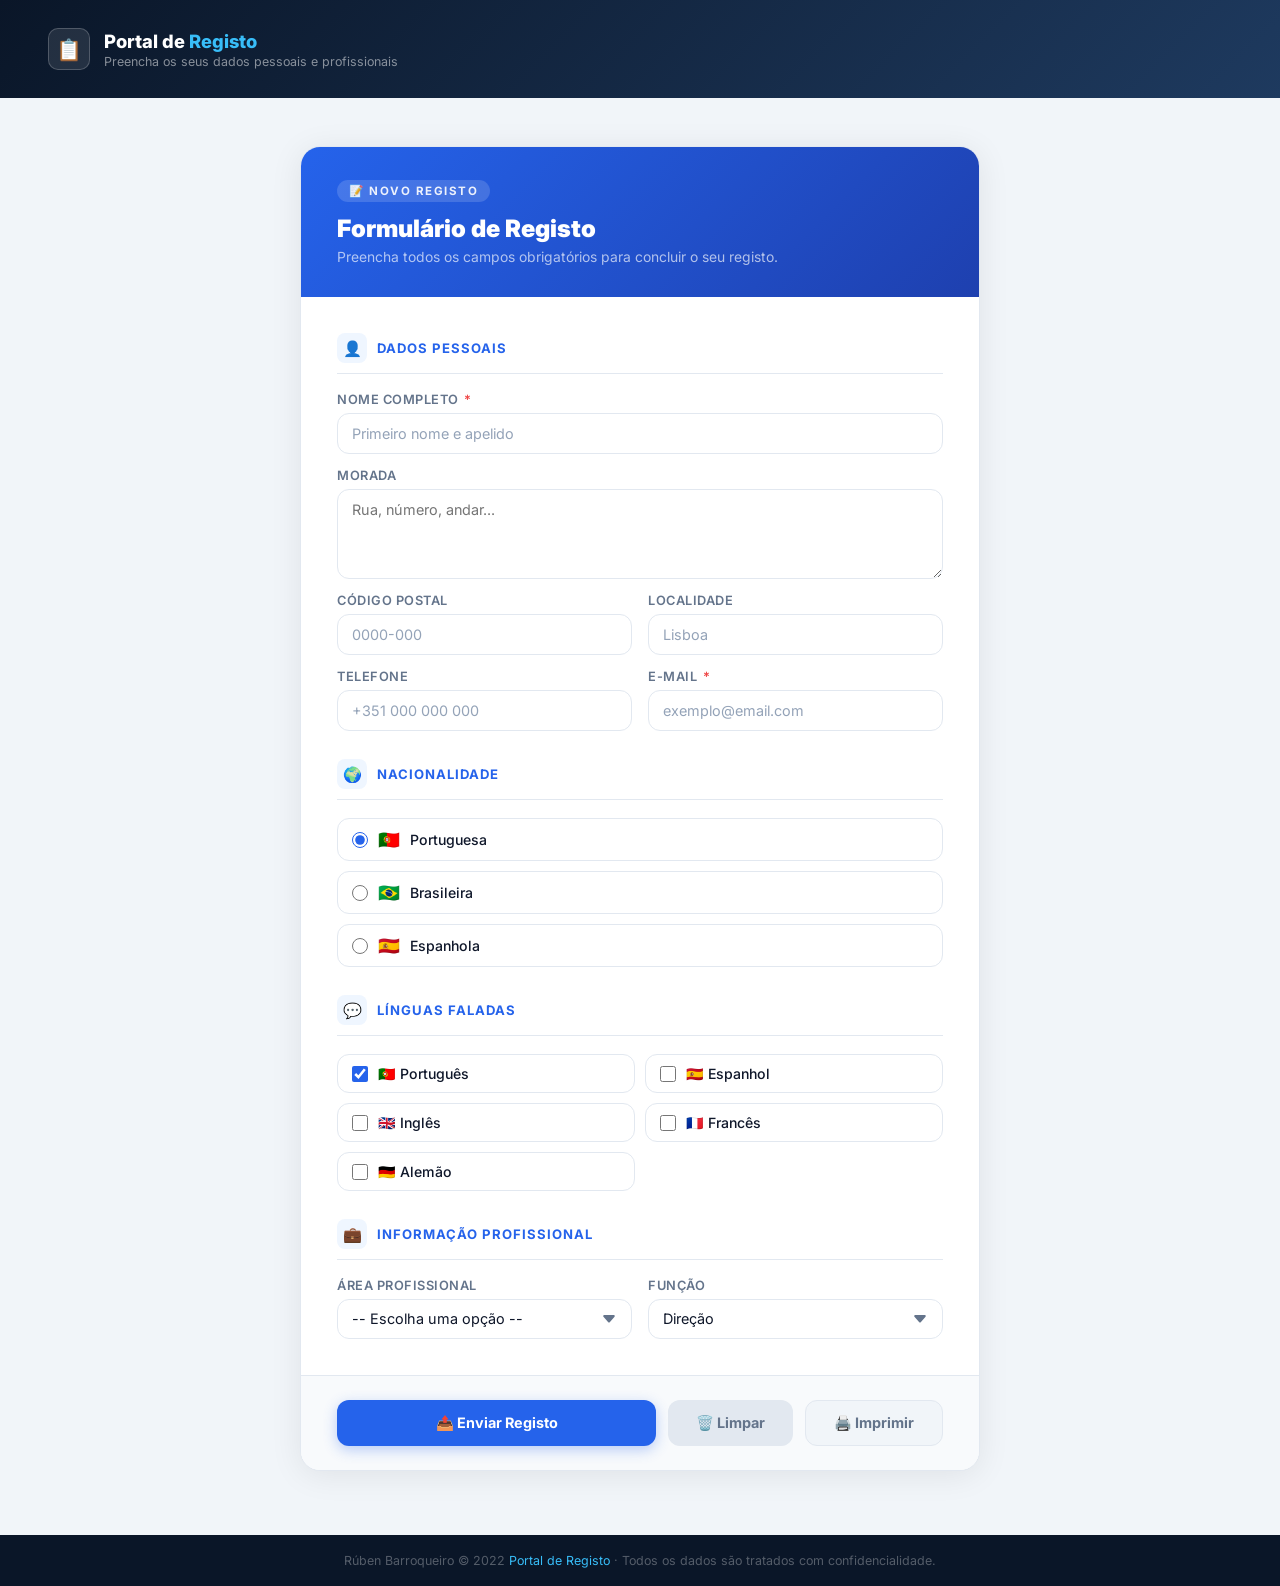
<file: 5_formulario_registo.html>
<!DOCTYPE html>
<html lang="pt">
<head>
  <meta charset="UTF-8"/>
  <meta name="viewport" content="width=device-width, initial-scale=1.0"/>
  <title>Formulário de Registo</title>
  <link href="https://fonts.googleapis.com/css2?family=Inter:wght@300;400;500;600;700;800;900&display=swap" rel="stylesheet"/>
  <style>
    *, *::before, *::after { box-sizing: border-box; margin: 0; padding: 0; }

    :root {
      --bg:         #f1f5f9;
      --white:      #ffffff;
      --blue:       #2563eb;
      --blue-dark:  #1d4ed8;
      --blue-pale:  #eff6ff;
      --blue-border:#bfdbfe;
      --text:       #0f172a;
      --muted:      #64748b;
      --faint:      #94a3b8;
      --border:     #e2e8f0;
      --error:      #ef4444;
      --success:    #22c55e;
      --radius:     12px;
    }

    body {
      background: var(--bg);
      font-family: 'Inter', sans-serif;
      color: var(--text);
      min-height: 100vh;
      display: flex;
      flex-direction: column;
    }

    header {
      background: linear-gradient(135deg, #0a1628, #1e3a5f);
      padding: 28px 48px;
      display: flex;
      align-items: center;
      gap: 14px;
    }
    .header-icon {
      width: 42px; height: 42px;
      background: rgba(255,255,255,0.1);
      border: 1px solid rgba(255,255,255,0.2);
      border-radius: 10px;
      display: flex; align-items: center; justify-content: center;
      font-size: 1.3rem;
    }
    header h1 {
      font-size: 1.15rem;
      font-weight: 800;
      color: #fff;
    }
    header h1 span { color: #38bdf8; }
    header p {
      font-size: 0.78rem;
      color: rgba(255,255,255,0.5);
      margin-top: 2px;
    }

    main {
      flex: 1;
      display: flex;
      justify-content: center;
      align-items: flex-start;
      padding: 48px 24px 64px;
    }

    .form-card {
      background: var(--white);
      border: 1px solid var(--border);
      border-radius: 20px;
      width: 100%;
      max-width: 680px;
      box-shadow: 0 4px 32px rgba(0,0,0,0.08);
      overflow: hidden;
    }
    .form-card-header {
      background: linear-gradient(135deg, var(--blue), #1e40af);
      padding: 32px 36px;
    }
    .form-card-header .badge {
      display: inline-flex;
      align-items: center;
      gap: 6px;
      background: rgba(255,255,255,0.15);
      color: rgba(255,255,255,0.9);
      font-size: 0.72rem;
      font-weight: 700;
      text-transform: uppercase;
      letter-spacing: 1.5px;
      padding: 4px 12px;
      border-radius: 100px;
      margin-bottom: 12px;
    }
    .form-card-header h2 {
      font-size: 1.5rem;
      font-weight: 900;
      color: #fff;
      margin-bottom: 6px;
    }
    .form-card-header p {
      color: rgba(255,255,255,0.65);
      font-size: 0.87rem;
    }

    .form-body {
      padding: 36px;
      display: flex;
      flex-direction: column;
      gap: 28px;
    }

    .form-section {}
    .section-title {
      display: flex;
      align-items: center;
      gap: 10px;
      margin-bottom: 18px;
      padding-bottom: 10px;
      border-bottom: 1px solid var(--border);
    }
    .section-title .icon-wrap {
      width: 30px; height: 30px;
      background: var(--blue-pale);
      border-radius: 8px;
      display: flex; align-items: center; justify-content: center;
      font-size: 0.95rem;
    }
    .section-title span {
      font-size: 0.82rem;
      font-weight: 700;
      color: var(--blue);
      text-transform: uppercase;
      letter-spacing: 1px;
    }

    .field-row {
      display: grid;
      grid-template-columns: 1fr 1fr;
      gap: 16px;
    }
    .field-row.single { grid-template-columns: 1fr; }

    .field {
      display: flex;
      flex-direction: column;
      gap: 6px;
    }
    .field label {
      font-size: 0.8rem;
      font-weight: 600;
      color: var(--muted);
      text-transform: uppercase;
      letter-spacing: 0.5px;
    }
    .field label .req { color: var(--error); margin-left: 2px; }

    .field input[type="text"],
    .field input[type="email"],
    .field input[type="tel"],
    .field textarea,
    .field select {
      width: 100%;
      padding: 11px 14px;
      border: 1.5px solid var(--border);
      border-radius: var(--radius);
      font-family: 'Inter', sans-serif;
      font-size: 0.9rem;
      color: var(--text);
      background: var(--white);
      transition: border-color 0.2s, box-shadow 0.2s;
      outline: none;
      appearance: none;
    }
    .field input::placeholder { color: var(--faint); }
    .field input:focus,
    .field textarea:focus,
    .field select:focus {
      border-color: var(--blue);
      box-shadow: 0 0 0 3px rgba(37,99,235,0.12);
    }
    .field textarea {
      resize: vertical;
      min-height: 90px;
    }
    .field select {
      background-image: url("data:image/svg+xml,%3Csvg xmlns='http://www.w3.org/2000/svg' width='16' height='16' fill='%2364748b' viewBox='0 0 16 16'%3E%3Cpath d='M7.247 11.14L2.451 5.658C1.885 5.013 2.345 4 3.204 4h9.592a1 1 0 0 1 .753 1.659l-4.796 5.48a1 1 0 0 1-1.506 0z'/%3E%3C/svg%3E");
      background-repeat: no-repeat;
      background-position: right 14px center;
      padding-right: 36px;
      cursor: pointer;
    }

    .radio-group, .checkbox-group {
      display: flex;
      flex-direction: column;
      gap: 10px;
      margin-top: 4px;
    }
    .radio-item, .checkbox-item {
      display: flex;
      align-items: center;
      gap: 10px;
      cursor: pointer;
      padding: 10px 14px;
      border: 1.5px solid var(--border);
      border-radius: var(--radius);
      transition: border-color 0.2s, background 0.2s;
      user-select: none;
    }
    .radio-item:hover, .checkbox-item:hover {
      border-color: var(--blue-border);
      background: var(--blue-pale);
    }
    .radio-item input[type="radio"],
    .checkbox-item input[type="checkbox"] {
      width: 16px; height: 16px;
      accent-color: var(--blue);
      cursor: pointer;
    }
    .radio-item label, .checkbox-item label {
      font-size: 0.88rem;
      font-weight: 500;
      color: var(--text);
      cursor: pointer;
      text-transform: none;
      letter-spacing: 0;
    }
    .radio-item .flag { font-size: 1.1rem; }
    .lang-grid {
      display: grid;
      grid-template-columns: 1fr 1fr;
      gap: 10px;
    }

    .select-row {
      display: grid;
      grid-template-columns: 1fr 1fr;
      gap: 16px;
    }

    .form-actions {
      display: flex;
      gap: 12px;
      padding: 24px 36px;
      background: #f8fafc;
      border-top: 1px solid var(--border);
      flex-wrap: wrap;
    }
    .btn {
      padding: 13px 28px;
      border-radius: var(--radius);
      font-family: 'Inter', sans-serif;
      font-size: 0.9rem;
      font-weight: 700;
      cursor: pointer;
      border: none;
      transition: background 0.2s, transform 0.15s, box-shadow 0.2s;
    }
    .btn:hover { transform: translateY(-1px); }
    .btn-submit {
      background: var(--blue);
      color: #fff;
      flex: 1;
      min-width: 140px;
      box-shadow: 0 4px 14px rgba(37,99,235,0.3);
    }
    .btn-submit:hover { background: var(--blue-dark); box-shadow: 0 6px 20px rgba(37,99,235,0.4); }
    .btn-reset {
      background: var(--border);
      color: var(--muted);
      min-width: 110px;
    }
    .btn-reset:hover { background: #cbd5e1; color: var(--text); }
    .btn-print {
      background: #f1f5f9;
      color: var(--muted);
      border: 1.5px solid var(--border);
      min-width: 110px;
    }
    .btn-print:hover { background: var(--white); color: var(--text); }

    footer {
      background: #0a1628;
      color: rgba(255,255,255,0.3);
      text-align: center;
      padding: 18px;
      font-size: 0.78rem;
    }
    footer span { color: #38bdf8; }

    @media (max-width: 600px) {
      .field-row, .select-row, .lang-grid { grid-template-columns: 1fr; }
      .form-body, .form-card-header, .form-actions { padding: 24px 20px; }
    }
  </style>
</head>
<body>

  <header>
    <div class="header-icon">📋</div>
    <div>
      <h1>Portal de <span>Registo</span></h1>
      <p>Preencha os seus dados pessoais e profissionais</p>
    </div>
  </header>

  <main>
    <div class="form-card">
      <div class="form-card-header">
        <div class="badge">📝 Novo Registo</div>
        <h2>Formulário de Registo</h2>
        <p>Preencha todos os campos obrigatórios para concluir o seu registo.</p>
      </div>

      <form name="registro" method="post" action="mailto:o_seu_email@serviço.com">
        <div class="form-body">
          <div class="form-section">
            <div class="section-title">
              <div class="icon-wrap">👤</div>
              <span>Dados Pessoais</span>
            </div>

            <div class="field-row single">
              <div class="field">
                <label>Nome Completo <span class="req">*</span></label>
                <input type="text" name="nome" maxlength="50" placeholder="Primeiro nome e apelido"/>
              </div>
            </div>

            <div class="field-row single" style="margin-top:14px">
              <div class="field">
                <label>Morada</label>
                <textarea name="morada" placeholder="Rua, número, andar..."></textarea>
              </div>
            </div>

            <div class="field-row" style="margin-top:14px">
              <div class="field">
                <label>Código Postal</label>
                <input type="text" name="cod_postal" placeholder="0000-000"/>
              </div>
              <div class="field">
                <label>Localidade</label>
                <input type="text" name="localidade" placeholder="Lisboa"/>
              </div>
            </div>

            <div class="field-row" style="margin-top:14px">
              <div class="field">
                <label>Telefone</label>
                <input type="tel" name="telefone" placeholder="+351 000 000 000"/>
              </div>
              <div class="field">
                <label>E-mail <span class="req">*</span></label>
                <input type="email" name="email" placeholder="exemplo@email.com"/>
              </div>
            </div>
          </div>

          <div class="form-section">
            <div class="section-title">
              <div class="icon-wrap">🌍</div>
              <span>Nacionalidade</span>
            </div>
            <div class="radio-group">
              <label class="radio-item">
                <input type="radio" name="nacionalidade" value="pt" checked/>
                <span class="flag">🇵🇹</span>
                <label>Portuguesa</label>
              </label>
              <label class="radio-item">
                <input type="radio" name="nacionalidade" value="br"/>
                <span class="flag">🇧🇷</span>
                <label>Brasileira</label>
              </label>
              <label class="radio-item">
                <input type="radio" name="nacionalidade" value="es"/>
                <span class="flag">🇪🇸</span>
                <label>Espanhola</label>
              </label>
            </div>
          </div>

          <div class="form-section">
            <div class="section-title">
              <div class="icon-wrap">💬</div>
              <span>Línguas Faladas</span>
            </div>
            <div class="lang-grid">
              <label class="checkbox-item">
                <input type="checkbox" name="linguas" value="pt" checked/>
                <label>🇵🇹 Português</label>
              </label>
              <label class="checkbox-item">
                <input type="checkbox" name="linguas" value="es"/>
                <label>🇪🇸 Espanhol</label>
              </label>
              <label class="checkbox-item">
                <input type="checkbox" name="linguas" value="uk"/>
                <label>🇬🇧 Inglês</label>
              </label>
              <label class="checkbox-item">
                <input type="checkbox" name="linguas" value="fr"/>
                <label>🇫🇷 Francês</label>
              </label>
              <label class="checkbox-item">
                <input type="checkbox" name="linguas" value="de"/>
                <label>🇩🇪 Alemão</label>
              </label>
            </div>
          </div>

          <div class="form-section">
            <div class="section-title">
              <div class="icon-wrap">💼</div>
              <span>Informação Profissional</span>
            </div>
            <div class="select-row">
              <div class="field">
                <label>Área Profissional</label>
                <select name="area_prof">
                  <option value="">-- Escolha uma opção --</option>
                  <option value="educacao">Educação</option>
                  <option value="informatica">Informática</option>
                  <option value="gestao">Gestão</option>
                  <option value="vendas">Vendas</option>
                  <option value="rh">Recursos Humanos</option>
                  <option value="outra">Outra</option>
                </select>
              </div>
              <div class="field">
                <label>Função</label>
                <select name="funcao">
                  <option value="direcao">Direção</option>
                  <option value="gerencia">Gerência</option>
                  <option value="secretariado">Secretariado</option>
                  <option value="chrfia">Chefia</option>
                </select>
              </div>
            </div>
          </div>

        </div>

        <div class="form-actions">
          <button type="submit" name="enviar" class="btn btn-submit">📤 Enviar Registo</button>
          <button type="reset" name="limpar" class="btn btn-reset">🗑️ Limpar</button>
          <button type="button" name="imprimir" class="btn btn-print" onclick="window.print()">🖨️ Imprimir</button>
        </div>

      </form>
    </div>
  </main>

  <footer>
    <p>Rúben Barroqueiro © 2022 <span>Portal de Registo</span> · Todos os dados são tratados com confidencialidade.</p>
  </footer>

</body>
</html>
</file>
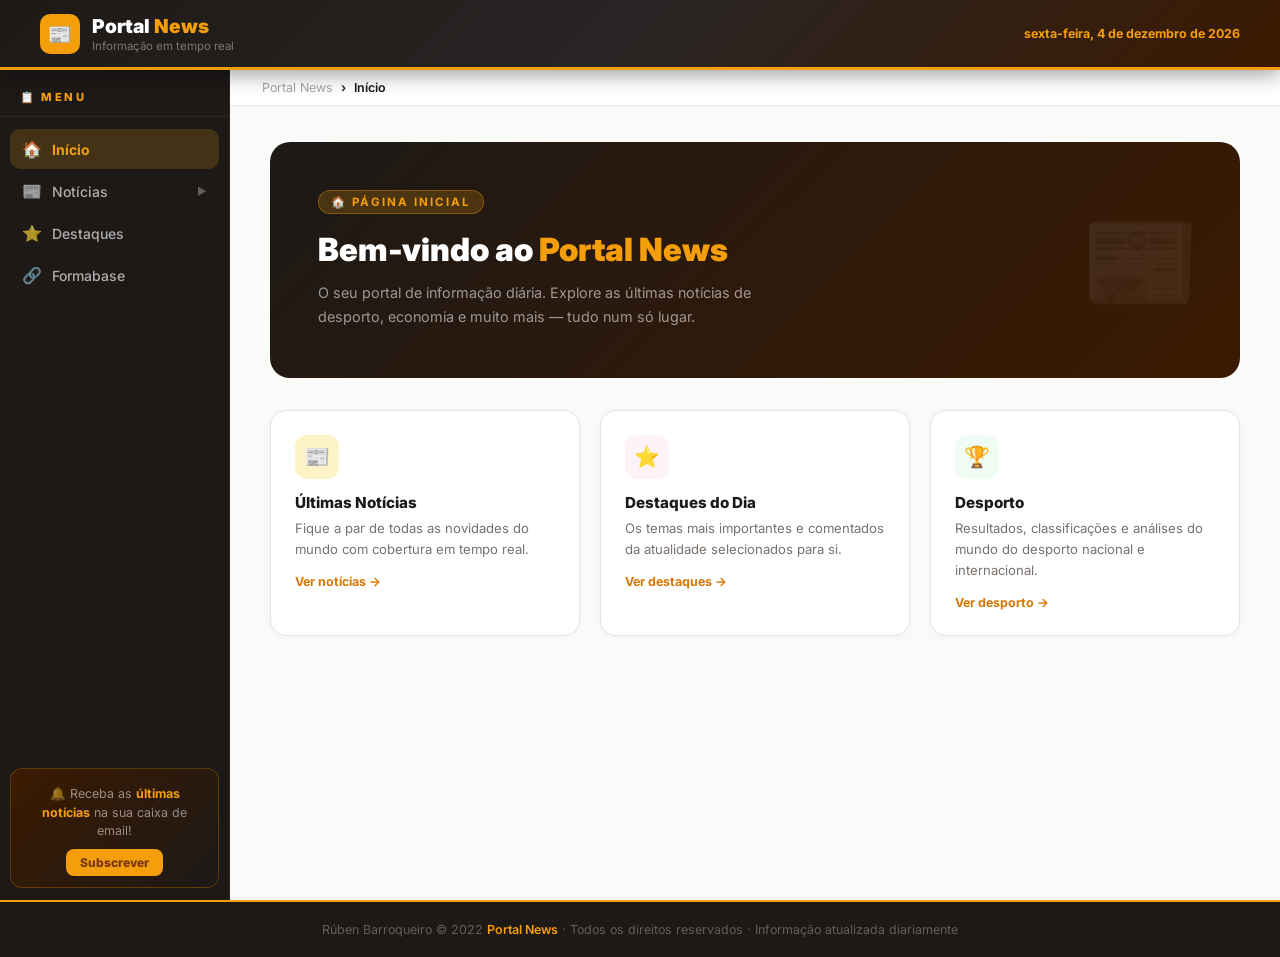
<file: 6_portal_news.html>
<!DOCTYPE html>
<html lang="pt">
<head>
  <meta charset="UTF-8"/>
  <meta name="viewport" content="width=device-width, initial-scale=1.0"/>
  <title>Portal de Notícias</title>
  <link href="https://fonts.googleapis.com/css2?family=Inter:wght@300;400;500;600;700;800;900&display=swap" rel="stylesheet"/>
  <style>
    *, *::before, *::after { box-sizing: border-box; margin: 0; padding: 0; }
    :root {
      --gold:       #f59e0b;
      --gold-dark:  #d97706;
      --gold-pale:  #fffbeb;
      --gold-border:#fde68a;
      --brown:      #92400e;
      --brown-dark: #78350f;
      --orange:     #ea580c;
      --bg:         #fafaf9;
      --white:      #ffffff;
      --text:       #1c1917;
      --muted:      #78716c;
      --faint:      #a8a29e;
      --border:     #e7e5e4;
    }

    body {
      font-family: 'Inter', sans-serif;
      background: var(--bg);
      color: var(--text);
      min-height: 100vh;
      display: flex;
      flex-direction: column;
    }

    header {
      background: linear-gradient(135deg, #1c1917 0%, #292524 50%, #3c1a00 100%);
      border-bottom: 3px solid var(--gold);
      padding: 0 40px;
      height: 70px;
      display: flex;
      align-items: center;
      justify-content: space-between;
      position: sticky;
      top: 0;
      z-index: 200;
      box-shadow: 0 4px 20px rgba(0,0,0,0.4);
    }
    .header-brand {
      display: flex;
      align-items: center;
      gap: 12px;
    }
    .brand-icon {
      width: 40px; height: 40px;
      background: var(--gold);
      border-radius: 10px;
      display: flex; align-items: center; justify-content: center;
      font-size: 1.2rem;
    }
    .brand-name {
      font-size: 1.2rem;
      font-weight: 900;
      color: #fff;
    }
    .brand-name span { color: var(--gold); }
    .brand-tagline {
      font-size: 0.72rem;
      color: rgba(255,255,255,0.4);
      margin-top: 1px;
    }
    .header-date {
      font-size: 0.78rem;
      color: rgba(255,255,255,0.4);
      font-weight: 500;
    }
    .header-date span { color: var(--gold); font-weight: 700; }

    .page-layout {
      display: grid;
      grid-template-columns: 230px 1fr;
      flex: 1;
      min-height: 0;
    }

    aside {
      background: #1c1917;
      border-right: 1px solid #292524;
      display: flex;
      flex-direction: column;
      min-height: calc(100vh - 70px);
      position: sticky;
      top: 70px;
      height: calc(100vh - 70px);
      overflow-y: auto;
    }
    .sidebar-header {
      padding: 20px 20px 12px;
      border-bottom: 1px solid #292524;
    }
    .sidebar-header h2 {
      font-size: 0.7rem;
      font-weight: 800;
      color: var(--gold);
      text-transform: uppercase;
      letter-spacing: 2.5px;
    }
    .menu-list {
      list-style: none;
      padding: 12px 10px;
      flex: 1;
    }
    .menu-list > li {
      margin-bottom: 2px;
    }
    .menu-list > li > a,
    .menu-list > li > .menu-parent {
      display: flex;
      align-items: center;
      gap: 10px;
      padding: 10px 12px;
      border-radius: 10px;
      text-decoration: none;
      color: rgba(255,255,255,0.65);
      font-size: 0.875rem;
      font-weight: 500;
      cursor: pointer;
      transition: background 0.15s, color 0.15s;
      user-select: none;
      width: 100%;
      border: none;
      background: none;
      font-family: 'Inter', sans-serif;
      text-align: left;
    }
    .menu-list > li > a:hover,
    .menu-list > li > .menu-parent:hover {
      background: rgba(245,158,11,0.12);
      color: var(--gold);
    }
    .menu-list > li > a.active,
    .menu-list > li > .menu-parent.active {
      background: rgba(245,158,11,0.18);
      color: var(--gold);
      font-weight: 700;
    }
    .menu-icon { font-size: 1rem; width: 20px; text-align: center; }
    .menu-arrow {
      margin-left: auto;
      font-size: 0.65rem;
      color: rgba(255,255,255,0.3);
      transition: transform 0.2s;
    }
    .menu-arrow.open { transform: rotate(90deg); }

    .submenu {
      list-style: none;
      padding: 4px 0 4px 42px;
      display: none;
    }
    .submenu.open { display: block; }
    .submenu li a {
      display: flex;
      align-items: center;
      gap: 8px;
      padding: 8px 10px;
      border-radius: 8px;
      text-decoration: none;
      color: rgba(255,255,255,0.45);
      font-size: 0.82rem;
      font-weight: 500;
      transition: background 0.15s, color 0.15s;
    }
    .submenu li a:hover {
      background: rgba(245,158,11,0.1);
      color: var(--gold);
    }
    .submenu li a.active {
      color: var(--gold-dark);
      font-weight: 600;
    }
    .submenu-dot {
      width: 5px; height: 5px;
      background: var(--gold);
      border-radius: 50%;
      opacity: 0.5;
    }

    .sidebar-promo {
      margin: 12px 10px;
      background: linear-gradient(135deg, #3c1a00, #1c1917);
      border: 1px solid rgba(245,158,11,0.25);
      border-radius: 12px;
      padding: 16px;
      text-align: center;
    }
    .sidebar-promo p {
      font-size: 0.78rem;
      color: rgba(255,255,255,0.5);
      line-height: 1.5;
      margin-bottom: 10px;
    }
    .sidebar-promo strong { color: var(--gold); }
    .sidebar-promo a {
      background: var(--gold);
      color: var(--brown-dark);
      font-size: 0.75rem;
      font-weight: 800;
      padding: 6px 14px;
      border-radius: 8px;
      text-decoration: none;
    }

    .content-area {
      display: flex;
      flex-direction: column;
      background: var(--bg);
    }

    .breadcrumb {
      background: var(--white);
      border-bottom: 1px solid var(--border);
      padding: 10px 32px;
      display: flex;
      align-items: center;
      gap: 8px;
      font-size: 0.78rem;
      color: var(--faint);
    }
    .breadcrumb span { color: var(--text); font-weight: 600; }
    .breadcrumb-sep { color: var(--border); }

    .panel { display: none; padding: 36px 40px; animation: fadeIn 0.25s ease; }
    .panel.active { display: block; }
    @keyframes fadeIn { from { opacity: 0; transform: translateY(8px); } to { opacity: 1; transform: translateY(0); } }

    .hero-panel {
      background: linear-gradient(135deg, #1c1917, #3c1a00);
      border-radius: 20px;
      padding: 48px;
      margin-bottom: 32px;
      position: relative;
      overflow: hidden;
    }
    .hero-panel::after {
      content: '📰';
      position: absolute;
      right: 40px;
      top: 50%;
      transform: translateY(-50%);
      font-size: 6rem;
      opacity: 0.08;
    }
    .hero-panel .tag {
      display: inline-flex;
      align-items: center;
      gap: 6px;
      background: rgba(245,158,11,0.2);
      border: 1px solid rgba(245,158,11,0.35);
      color: var(--gold);
      font-size: 0.72rem;
      font-weight: 700;
      text-transform: uppercase;
      letter-spacing: 2px;
      padding: 4px 12px;
      border-radius: 100px;
      margin-bottom: 16px;
    }
    .hero-panel h1 {
      font-size: 2rem;
      font-weight: 900;
      color: #fff;
      margin-bottom: 12px;
    }
    .hero-panel h1 span { color: var(--gold); }
    .hero-panel p {
      color: rgba(255,255,255,0.55);
      font-size: 0.9rem;
      line-height: 1.7;
      max-width: 500px;
    }

    .cards-grid {
      display: grid;
      grid-template-columns: repeat(auto-fit, minmax(260px, 1fr));
      gap: 20px;
    }
    .card {
      background: var(--white);
      border: 1px solid var(--border);
      border-radius: 16px;
      padding: 24px;
      transition: transform 0.2s, box-shadow 0.2s;
      box-shadow: 0 1px 8px rgba(0,0,0,0.04);
      cursor: default;
    }
    .card:hover { transform: translateY(-3px); box-shadow: 0 8px 28px rgba(245,158,11,0.1); }
    .card-icon-wrap {
      width: 44px; height: 44px;
      border-radius: 12px;
      display: flex; align-items: center; justify-content: center;
      font-size: 1.3rem;
      margin-bottom: 14px;
    }
    .card h3 { font-size: 0.95rem; font-weight: 800; margin-bottom: 6px; }
    .card p { font-size: 0.82rem; color: var(--muted); line-height: 1.6; }
    .card-link {
      display: inline-flex;
      align-items: center;
      gap: 4px;
      margin-top: 14px;
      font-size: 0.78rem;
      font-weight: 700;
      color: var(--gold-dark);
      text-decoration: none;
      cursor: pointer;
    }
    .card-link:hover { color: var(--orange); }

    .news-header {
      margin-bottom: 28px;
    }
    .section-label {
      display: inline-flex;
      align-items: center;
      gap: 6px;
      background: var(--gold-pale);
      color: var(--gold-dark);
      font-size: 0.72rem;
      font-weight: 700;
      text-transform: uppercase;
      letter-spacing: 2px;
      padding: 4px 12px;
      border-radius: 100px;
      margin-bottom: 10px;
    }
    .section-label.brown { background: #fef3c7; color: var(--brown); }
    .section-title-h2 {
      font-size: 1.5rem;
      font-weight: 900;
      color: var(--text);
      margin-bottom: 6px;
    }
    .section-desc {
      font-size: 0.87rem;
      color: var(--muted);
    }

    .section-divider {
      display: flex;
      align-items: center;
      gap: 14px;
      margin: 32px 0 20px;
    }
    .section-divider h3 {
      font-size: 1rem;
      font-weight: 800;
      color: var(--text);
      white-space: nowrap;
      display: flex;
      align-items: center;
      gap: 8px;
    }
    .divider-line {
      flex: 1;
      height: 1px;
      background: var(--border);
    }

    .news-list { display: flex; flex-direction: column; gap: 14px; }
    .news-item {
      background: var(--white);
      border: 1px solid var(--border);
      border-radius: 14px;
      padding: 20px 22px;
      display: flex;
      gap: 16px;
      align-items: flex-start;
      transition: box-shadow 0.2s, transform 0.15s;
    }
    .news-item:hover { box-shadow: 0 4px 20px rgba(0,0,0,0.07); transform: translateX(2px); }
    .news-item-icon {
      width: 46px; height: 46px; min-width: 46px;
      border-radius: 12px;
      display: flex; align-items: center; justify-content: center;
      font-size: 1.3rem;
    }
    .news-item-body {}
    .news-item-tag {
      display: inline-block;
      font-size: 0.68rem;
      font-weight: 700;
      text-transform: uppercase;
      letter-spacing: 1px;
      padding: 2px 8px;
      border-radius: 100px;
      margin-bottom: 6px;
    }
    .news-item h4 { font-size: 0.92rem; font-weight: 700; margin-bottom: 4px; }
    .news-item p { font-size: 0.82rem; color: var(--muted); line-height: 1.6; }
    .news-item-meta { font-size: 0.73rem; color: var(--faint); margin-top: 6px; }

    .destaques-grid {
      display: grid;
      grid-template-columns: 1fr 1fr;
      gap: 20px;
      margin-bottom: 24px;
    }
    .destaque-card {
      background: var(--white);
      border: 1px solid var(--border);
      border-radius: 16px;
      overflow: hidden;
      transition: transform 0.2s, box-shadow 0.2s;
    }
    .destaque-card:hover { transform: translateY(-4px); box-shadow: 0 10px 30px rgba(0,0,0,0.08); }
    .destaque-img {
      height: 130px;
      display: flex; align-items: center; justify-content: center;
      font-size: 3rem;
    }
    .destaque-body { padding: 18px 20px; }
    .destaque-body h3 { font-size: 0.95rem; font-weight: 800; margin-bottom: 6px; }
    .destaque-body p { font-size: 0.82rem; color: var(--muted); line-height: 1.6; }
    .destaque-wide {
      background: linear-gradient(135deg, #1c1917, #3c1a00);
      border-radius: 16px;
      padding: 28px 32px;
      display: flex;
      align-items: center;
      justify-content: space-between;
      gap: 20px;
      flex-wrap: wrap;
    }
    .destaque-wide p { color: rgba(255,255,255,0.6); font-size: 0.87rem; max-width: 400px; line-height: 1.7; }
    .destaque-wide h3 { font-size: 1.15rem; font-weight: 900; color: #fff; margin-bottom: 8px; }
    .destaque-wide h3 span { color: var(--gold); }
    .btn-gold {
      background: var(--gold);
      color: var(--brown-dark);
      font-weight: 800;
      font-size: 0.85rem;
      padding: 12px 24px;
      border-radius: 10px;
      text-decoration: none;
      white-space: nowrap;
      transition: background 0.2s;
    }
    .btn-gold:hover { background: #fbbf24; }

    footer {
      background: #1c1917;
      border-top: 2px solid var(--gold);
      color: rgba(255,255,255,0.3);
      text-align: center;
      padding: 20px;
      font-size: 0.78rem;
    }
    footer span { color: var(--gold); font-weight: 600; }

    @media (max-width: 768px) {
      .page-layout { grid-template-columns: 1fr; }
      aside { position: static; height: auto; min-height: unset; }
      .destaques-grid { grid-template-columns: 1fr; }
      .panel { padding: 24px 20px; }
      header { padding: 0 20px; }
    }
  </style>
</head>
<body>
  <header>
    <div class="header-brand">
      <div class="brand-icon">📰</div>
      <div>
        <div class="brand-name">Portal <span>News</span></div>
        <div class="brand-tagline">Informação em tempo real</div>
      </div>
    </div>
    <div class="header-date">
      <span id="currentDate"></span>
    </div>
  </header>

  <div class="page-layout">
    <aside>
      <div class="sidebar-header">
        <h2>📋 Menu</h2>
      </div>
      <ul class="menu-list">
        <li>
          <a href="#" class="active" data-panel="inicio" onclick="showPanel('inicio', this); return false;">
            <span class="menu-icon">🏠</span> Início
          </a>
        </li>
        <li>
          <button class="menu-parent" onclick="toggleSubmenu(this)">
            <span class="menu-icon">📰</span> Notícias
            <span class="menu-arrow" id="arrow-noticias">▶</span>
          </button>
          <ul class="submenu" id="sub-noticias">
            <li>
              <a href="#" data-panel="noticias" data-section="desporto" onclick="showPanel('noticias', this, 'desporto'); return false;">
                <span class="submenu-dot"></span> Desporto
              </a>
            </li>
            <li>
              <a href="#" data-panel="noticias" data-section="economia" onclick="showPanel('noticias', this, 'economia'); return false;">
                <span class="submenu-dot"></span> Economia
              </a>
            </li>
          </ul>
        </li>
        <li>
          <a href="#" data-panel="destaques" onclick="showPanel('destaques', this); return false;">
            <span class="menu-icon">⭐</span> Destaques
          </a>
        </li>
        <li>
          <a href="http://www.formabase.com" target="_blank">
            <span class="menu-icon">🔗</span> Formabase
          </a>
        </li>
      </ul>
      <div class="sidebar-promo">
        <p>🔔 Receba as <strong>últimas notícias</strong> na sua caixa de email!</p>
        <a href="#">Subscrever</a>
      </div>
    </aside>

    <div class="content-area">
      <div class="breadcrumb" id="breadcrumb">
        Portal News <span class="breadcrumb-sep">›</span> <span id="bc-current">Início</span>
      </div>

      <div class="panel active" id="panel-inicio">
        <div class="hero-panel">
          <div class="tag">🏠 Página Inicial</div>
          <h1>Bem-vindo ao <span>Portal News</span></h1>
          <p>O seu portal de informação diária. Explore as últimas notícias de desporto, economia e muito mais — tudo num só lugar.</p>
        </div>

        <div class="cards-grid">
          <div class="card">
            <div class="card-icon-wrap" style="background:#fef3c7">📰</div>
            <h3>Últimas Notícias</h3>
            <p>Fique a par de todas as novidades do mundo com cobertura em tempo real.</p>
            <a class="card-link" onclick="showPanel('noticias', null); return false;">Ver notícias →</a>
          </div>
          <div class="card">
            <div class="card-icon-wrap" style="background:#fdf2f8">⭐</div>
            <h3>Destaques do Dia</h3>
            <p>Os temas mais importantes e comentados da atualidade selecionados para si.</p>
            <a class="card-link" onclick="showPanel('destaques', null); return false;">Ver destaques →</a>
          </div>
          <div class="card">
            <div class="card-icon-wrap" style="background:#f0fdf4">🏆</div>
            <h3>Desporto</h3>
            <p>Resultados, classificações e análises do mundo do desporto nacional e internacional.</p>
            <a class="card-link" onclick="showPanel('noticias', null, 'desporto'); return false;">Ver desporto →</a>
          </div>
        </div>
      </div>

      <div class="panel" id="panel-noticias">
        <div class="news-header">
          <div class="section-label">📰 Secção</div>
          <h2 class="section-title-h2">Notícias</h2>
          <p class="section-desc">As últimas notícias nacionais e internacionais, atualizadas diariamente.</p>
        </div>

        <div id="sec-desporto">
          <div class="section-divider">
            <h3>🏆 Desporto</h3>
            <div class="divider-line"></div>
          </div>
          <div class="news-list">
            <div class="news-item">
              <div class="news-item-icon" style="background:#fef3c7">⚽</div>
              <div class="news-item-body">
                <span class="news-item-tag" style="background:#fef3c7;color:#92400e">Futebol</span>
                <h4>Portugal vence por 3-1 na qualificação europeia</h4>
                <p>Seleção nacional confirmou a liderança do grupo com uma exibição brilhante e três golos anotados na segunda parte.</p>
                <div class="news-item-meta">⏱ Há 2 horas · Desporto</div>
              </div>
            </div>
            <div class="news-item">
              <div class="news-item-icon" style="background:#f0fdf4">🏀</div>
              <div class="news-item-body">
                <span class="news-item-tag" style="background:#f0fdf4;color:#166534">Basquetebol</span>
                <h4>NBA: Os melhores momentos da noite</h4>
                <p>Resumo completo de todos os jogos disputados esta noite na liga norte-americana de basquetebol.</p>
                <div class="news-item-meta">⏱ Há 5 horas · Desporto</div>
              </div>
            </div>
            <div class="news-item">
              <div class="news-item-icon" style="background:#eff6ff">🏊</div>
              <div class="news-item-body">
                <span class="news-item-tag" style="background:#eff6ff;color:#1e40af">Natação</span>
                <h4>Nadador português bate recorde nacional nos 200m livres</h4>
                <p>Atleta da Federação Portuguesa de Natação surpreendeu todos ao bater o recorde nos campeonatos nacionais de piscina coberta.</p>
                <div class="news-item-meta">⏱ Há 8 horas · Desporto</div>
              </div>
            </div>
          </div>
        </div>

        <div id="sec-economia">
          <div class="section-divider">
            <h3>📈 Economia</h3>
            <div class="divider-line"></div>
          </div>
          <div class="news-list">
            <div class="news-item">
              <div class="news-item-icon" style="background:#fef9c3">💶</div>
              <div class="news-item-body">
                <span class="news-item-tag" style="background:#fef9c3;color:#854d0e">Finanças</span>
                <h4>Inflação em Portugal desce para 2,1% em abril</h4>
                <p>O Instituto Nacional de Estatística revelou hoje que a taxa de inflação continuou a tendência de descida no mês de abril.</p>
                <div class="news-item-meta">⏱ Há 3 horas · Economia</div>
              </div>
            </div>
            <div class="news-item">
              <div class="news-item-icon" style="background:#fdf4ff">🏦</div>
              <div class="news-item-body">
                <span class="news-item-tag" style="background:#fdf4ff;color:#6b21a8">Banca</span>
                <h4>Banco Central Europeu mantém taxas de juro inalteradas</h4>
                <p>O BCE decidiu não alterar as taxas de juro diretoras na sua reunião mensal, aguardando mais dados sobre a evolução económica.</p>
                <div class="news-item-meta">⏱ Há 6 horas · Economia</div>
              </div>
            </div>
          </div>
        </div>
      </div>

      <div class="panel" id="panel-destaques">
        <div class="news-header">
          <div class="section-label brown">⭐ Destaques</div>
          <h2 class="section-title-h2">Destaques do Dia</h2>
          <p class="section-desc">Os temas mais relevantes selecionados pela nossa equipa editorial.</p>
        </div>

        <div class="destaques-grid">
          <div class="destaque-card">
            <div class="destaque-img" style="background:linear-gradient(135deg,#1e3a5f,#0a1628)">🌍</div>
            <div class="destaque-body">
              <h3>Cimeira Internacional em Lisboa</h3>
              <p>Líderes de 40 países reúnem-se em Lisboa para debater as alterações climáticas e novas metas de emissões para 2030.</p>
            </div>
          </div>
          <div class="destaque-card">
            <div class="destaque-img" style="background:linear-gradient(135deg,#1a4731,#0d2b20)">💊</div>
            <div class="destaque-body">
              <h3>Novo tratamento contra o cancro aprovado</h3>
              <p>A Agência Europeia do Medicamento aprovou um novo fármaco inovador com resultados promissores em ensaios clínicos.</p>
            </div>
          </div>
          <div class="destaque-card">
            <div class="destaque-img" style="background:linear-gradient(135deg,#3c1a00,#1c1917)">🚀</div>
            <div class="destaque-body">
              <h3>Missão espacial europeia lançada com sucesso</h3>
              <p>A ESA lançou com sucesso uma nova sonda em direção a Marte, num projeto conjunto com várias agências internacionais.</p>
            </div>
          </div>
          <div class="destaque-card">
            <div class="destaque-img" style="background:linear-gradient(135deg,#312e81,#1e1b4b)">🎭</div>
            <div class="destaque-body">
              <h3>Festival de Cinema de Lisboa abre inscrições</h3>
              <p>A edição deste ano promete trazer produções de mais de 50 países, com foco especial em cinema africano e sul-americano.</p>
            </div>
          </div>
        </div>

        <div class="destaque-wide">
          <div>
            <h3>Fique sempre <span>informado</span></h3>
            <p>Subscreva a nossa newsletter e receba os destaques mais importantes diretamente no seu email, todos os dias de manhã.</p>
          </div>
          <a href="#" class="btn-gold">📧 Subscrever Newsletter</a>
        </div>
      </div>

    </div>
  </div>

  <footer>
    <p>Rúben Barroqueiro © 2022 <span>Portal News</span> · Todos os direitos reservados · Informação atualizada diariamente</p>
  </footer>
  <script>

    const d = new Date();
    document.getElementById('currentDate').textContent =
      d.toLocaleDateString('pt-PT', { weekday:'long', year:'numeric', month:'long', day:'numeric' });


    function showPanel(panelId, linkEl, section) {
      document.querySelectorAll('.panel').forEach(p => p.classList.remove('active'));
      document.getElementById('panel-' + panelId).classList.add('active');

      const labels = { inicio: 'Início', noticias: 'Notícias', destaques: 'Destaques' };
      document.getElementById('bc-current').textContent = labels[panelId] || panelId;

      document.querySelectorAll('.menu-list a').forEach(a => a.classList.remove('active'));
      if (linkEl) linkEl.classList.add('active');

      if (section) {
        setTimeout(() => {
          const el = document.getElementById('sec-' + section);
          if (el) el.scrollIntoView({ behavior: 'smooth', block: 'start' });
        }, 50);

        const sub = document.getElementById('sub-noticias');
        if (sub) { sub.classList.add('open'); }
        const arrow = document.getElementById('arrow-noticias');
        if (arrow) arrow.classList.add('open');
      }
    }

    function toggleSubmenu(btn) {
      const sub = btn.nextElementSibling;
      const arrow = btn.querySelector('.menu-arrow');
      sub.classList.toggle('open');
      arrow.classList.toggle('open');
    }
  </script>

</body>
</html>
</file>
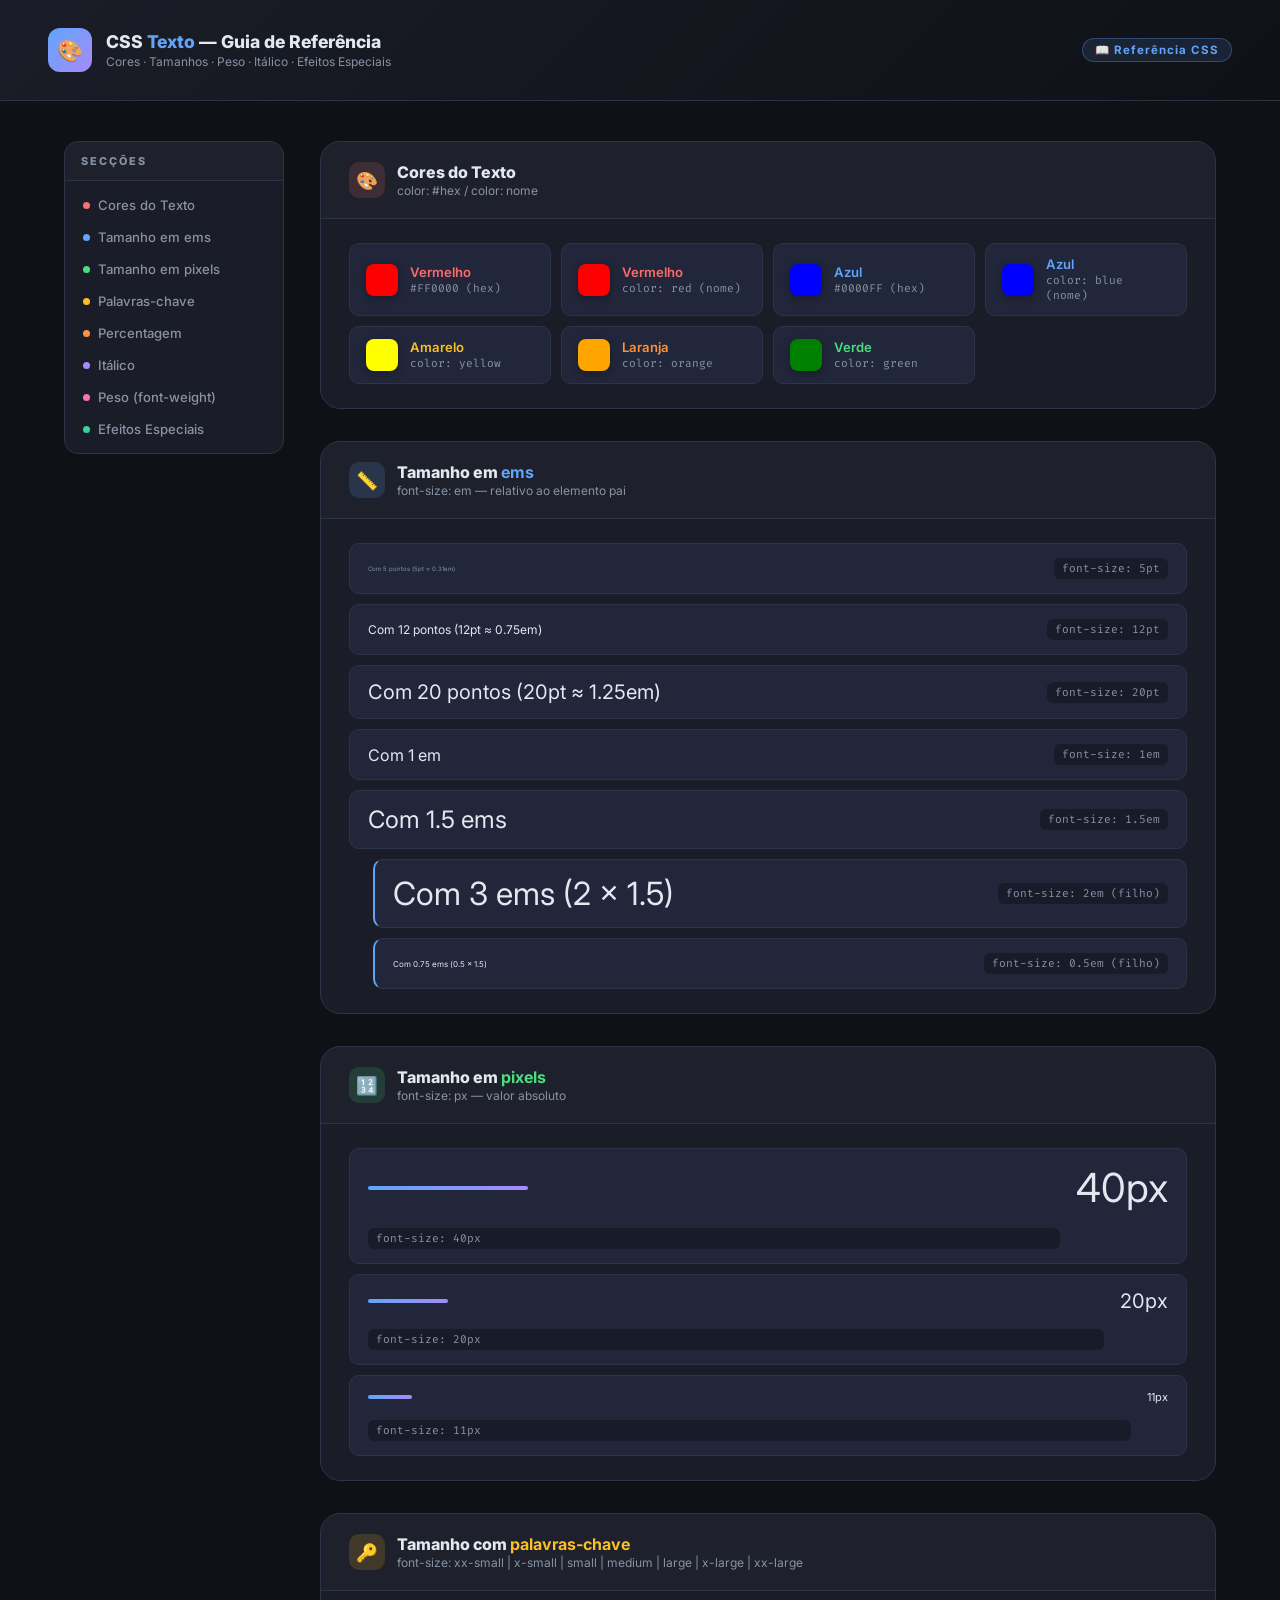
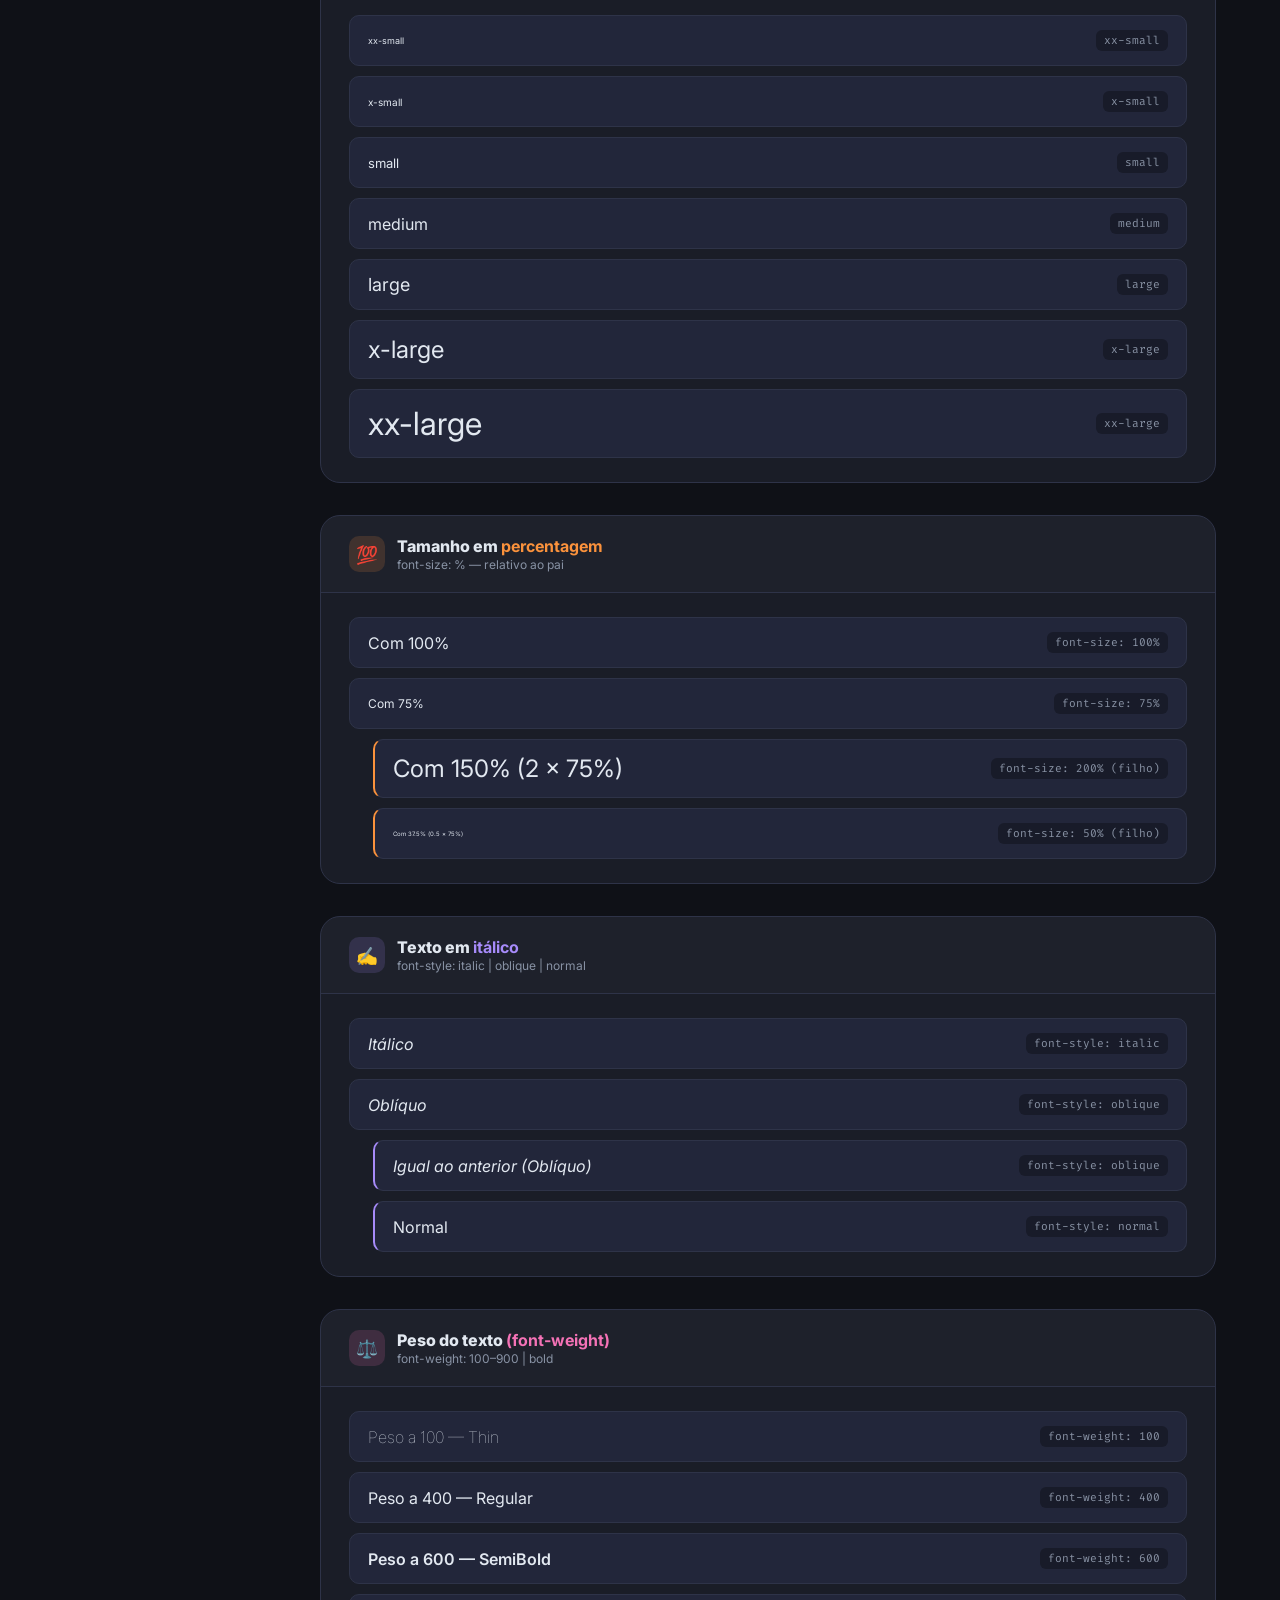
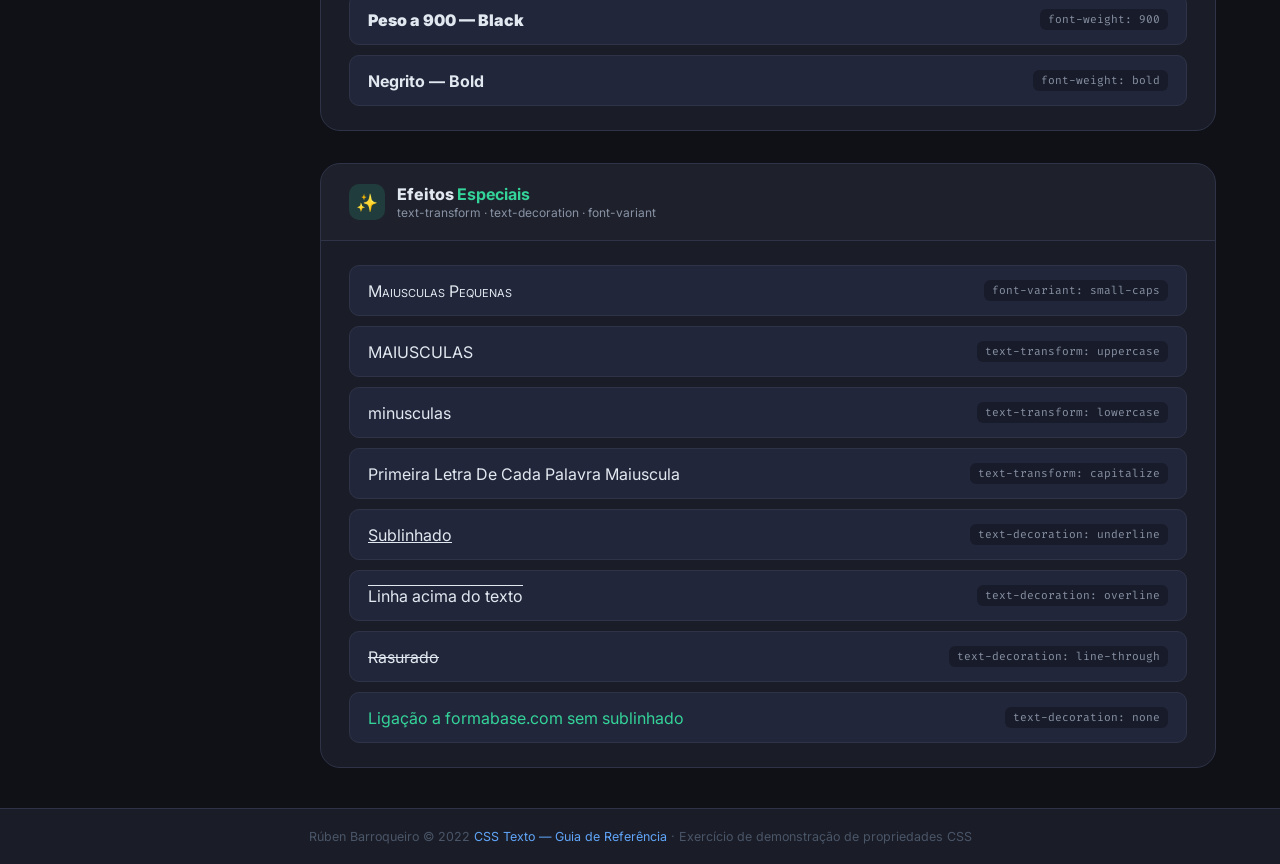
<file: 7_css_texto.html>
<!DOCTYPE html>
<html lang="pt">
<head>
  <meta charset="UTF-8"/>
  <meta name="viewport" content="width=device-width, initial-scale=1.0"/>
  <title>Guia CSS — Propriedades de Texto</title>
  <link href="https://fonts.googleapis.com/css2?family=Inter:wght@300;400;500;600;700;800;900&family=Fira+Code:wght@400;500&display=swap" rel="stylesheet"/>
  <style>
    *, *::before, *::after { box-sizing: border-box; margin: 0; padding: 0; }

    :root {
      --bg:       #0f1117;
      --surface:  #1a1d27;
      --surface2: #22263a;
      --border:   #2e3348;
      --text:     #e2e8f0;
      --muted:    #8892a4;
      --faint:    #4a5568;
      --blue:     #60a5fa;
      --purple:   #a78bfa;
      --green:    #4ade80;
      --yellow:   #fbbf24;
      --orange:   #fb923c;
      --pink:     #f472b6;
      --red:      #f87171;
      --radius:   14px;
    }

    html { scroll-behavior: smooth; }

    body {
      background: var(--bg);
      font-family: 'Inter', sans-serif;
      color: var(--text);
      min-height: 100vh;
      display: flex;
      flex-direction: column;
    }

    header {
      background: linear-gradient(135deg, #1a1d27, #0f1117);
      border-bottom: 1px solid var(--border);
      padding: 28px 48px;
      display: flex;
      align-items: center;
      justify-content: space-between;
      flex-wrap: wrap;
      gap: 16px;
      position: sticky;
      top: 0;
      z-index: 100;
    }
    .header-left { display: flex; align-items: center; gap: 14px; }
    .header-icon {
      width: 44px; height: 44px;
      background: linear-gradient(135deg, var(--blue), var(--purple));
      border-radius: 12px;
      display: flex; align-items: center; justify-content: center;
      font-size: 1.3rem;
    }
    header h1 { font-size: 1.1rem; font-weight: 800; color: var(--text); }
    header h1 span { color: var(--blue); }
    header p { font-size: 0.75rem; color: var(--muted); margin-top: 2px; }
    .header-badge {
      background: rgba(96,165,250,0.12);
      border: 1px solid rgba(96,165,250,0.3);
      color: var(--blue);
      font-size: 0.72rem;
      font-weight: 700;
      padding: 4px 12px;
      border-radius: 100px;
      letter-spacing: 1px;
    }

    .layout {
      display: grid;
      grid-template-columns: 220px 1fr;
      flex: 1;
      max-width: 1200px;
      width: 100%;
      margin: 0 auto;
      padding: 40px 24px;
      gap: 36px;
      align-items: start;
    }

    nav {
      position: sticky;
      top: 98px;
      background: var(--surface);
      border: 1px solid var(--border);
      border-radius: var(--radius);
      overflow: hidden;
    }
    .nav-header {
      padding: 12px 16px;
      font-size: 0.68rem;
      font-weight: 800;
      color: var(--muted);
      text-transform: uppercase;
      letter-spacing: 2px;
      border-bottom: 1px solid var(--border);
      background: rgba(255,255,255,0.02);
    }
    .nav-list { list-style: none; padding: 8px; }
    .nav-list li a {
      display: flex;
      align-items: center;
      gap: 8px;
      padding: 8px 10px;
      border-radius: 8px;
      text-decoration: none;
      color: var(--muted);
      font-size: 0.82rem;
      font-weight: 500;
      transition: background 0.15s, color 0.15s;
    }
    .nav-list li a:hover { background: var(--surface2); color: var(--text); }
    .nav-dot { width: 7px; height: 7px; border-radius: 50%; }

    main { display: flex; flex-direction: column; gap: 32px; }

    .section-card {
      background: var(--surface);
      border: 1px solid var(--border);
      border-radius: 20px;
      overflow: hidden;
    }
    .section-card-header {
      padding: 20px 28px;
      border-bottom: 1px solid var(--border);
      display: flex;
      align-items: center;
      gap: 12px;
      background: rgba(255,255,255,0.02);
    }
    .section-icon {
      width: 36px; height: 36px;
      border-radius: 10px;
      display: flex; align-items: center; justify-content: center;
      font-size: 1.1rem;
    }
    .section-card-header h2 {
      font-size: 1rem;
      font-weight: 800;
      color: var(--text);
    }
    .section-card-header p {
      font-size: 0.75rem;
      color: var(--muted);
      margin-top: 1px;
    }
    .section-body { padding: 24px 28px; display: flex; flex-direction: column; gap: 10px; }

    .demo-row {
      display: grid;
      grid-template-columns: 1fr auto;
      align-items: center;
      gap: 16px;
      padding: 14px 18px;
      background: var(--surface2);
      border: 1px solid var(--border);
      border-radius: 10px;
      transition: border-color 0.2s;
    }
    .demo-row:hover { border-color: var(--faint); }
    .demo-text { font-size: 1rem; }
    .code-tag {
      font-family: 'Fira Code', monospace;
      font-size: 0.7rem;
      background: rgba(0,0,0,0.3);
      color: var(--muted);
      padding: 3px 8px;
      border-radius: 6px;
      white-space: nowrap;
    }

    .color-grid {
      display: grid;
      grid-template-columns: repeat(auto-fill, minmax(200px, 1fr));
      gap: 10px;
    }
    .color-chip {
      display: flex;
      align-items: center;
      gap: 12px;
      padding: 12px 16px;
      background: var(--surface2);
      border: 1px solid var(--border);
      border-radius: 10px;
      transition: transform 0.15s;
    }
    .color-chip:hover { transform: scale(1.02); }
    .color-swatch {
      width: 32px; height: 32px;
      border-radius: 8px;
      min-width: 32px;
      box-shadow: 0 2px 8px rgba(0,0,0,0.3);
    }
    .color-chip-info {}
    .color-chip-name { font-size: 0.82rem; font-weight: 600; }
    .color-chip-code {
      font-family: 'Fira Code', monospace;
      font-size: 0.7rem;
      color: var(--muted);
      margin-top: 1px;
    }

    .size-row {
      display: flex;
      align-items: center;
      gap: 16px;
      padding: 10px 18px;
      background: var(--surface2);
      border: 1px solid var(--border);
      border-radius: 10px;
    }
    .size-bar {
      height: 4px;
      background: linear-gradient(90deg, var(--blue), var(--purple));
      border-radius: 100px;
      min-width: 4px;
    }
    .size-label { font-size: 0.75rem; color: var(--muted); white-space: nowrap; }
    .size-text { margin-left: auto; }

    footer {
      background: var(--surface);
      border-top: 1px solid var(--border);
      text-align: center;
      padding: 20px;
      font-size: 0.78rem;
      color: var(--faint);
    }
    footer span { color: var(--blue); }

    @media (max-width: 768px) {
      .layout { grid-template-columns: 1fr; }
      nav { position: static; }
      header { padding: 20px; }
      .color-grid { grid-template-columns: 1fr 1fr; }
    }
  </style>
</head>
<body>

<header>
  <div class="header-left">
    <div class="header-icon">🎨</div>
    <div>
      <h1>CSS <span>Texto</span> — Guia de Referência</h1>
      <p>Cores · Tamanhos · Peso · Itálico · Efeitos Especiais</p>
    </div>
  </div>
  <div class="header-badge">📖 Referência CSS</div>
</header>

<div class="layout">
  <nav>
    <div class="nav-header">Secções</div>
    <ul class="nav-list">
      <li><a href="#cores"><div class="nav-dot" style="background:#f87171"></div>Cores do Texto</a></li>
      <li><a href="#ems"><div class="nav-dot" style="background:#60a5fa"></div>Tamanho em ems</a></li>
      <li><a href="#pixels"><div class="nav-dot" style="background:#4ade80"></div>Tamanho em pixels</a></li>
      <li><a href="#keywords"><div class="nav-dot" style="background:#fbbf24"></div>Palavras-chave</a></li>
      <li><a href="#percent"><div class="nav-dot" style="background:#fb923c"></div>Percentagem</a></li>
      <li><a href="#italico"><div class="nav-dot" style="background:#a78bfa"></div>Itálico</a></li>
      <li><a href="#peso"><div class="nav-dot" style="background:#f472b6"></div>Peso (font-weight)</a></li>
      <li><a href="#efeitos"><div class="nav-dot" style="background:#34d399"></div>Efeitos Especiais</a></li>
    </ul>
  </nav>

  <main>
    <div class="section-card" id="cores">
      <div class="section-card-header">
        <div class="section-icon" style="background:rgba(248,113,113,0.15)">🎨</div>
        <div>
          <h2>Cores do Texto</h2>
          <p>color: #hex / color: nome</p>
        </div>
      </div>
      <div class="section-body">
        <div class="color-grid">
          <div class="color-chip">
            <div class="color-swatch" style="background:#ff0000"></div>
            <div class="color-chip-info">
              <div class="color-chip-name" style="color:#ff6b6b">Vermelho</div>
              <div class="color-chip-code">#FF0000 (hex)</div>
            </div>
          </div>
          <div class="color-chip">
            <div class="color-swatch" style="background:red"></div>
            <div class="color-chip-info">
              <div class="color-chip-name" style="color:#ff6b6b">Vermelho</div>
              <div class="color-chip-code">color: red (nome)</div>
            </div>
          </div>
          <div class="color-chip">
            <div class="color-swatch" style="background:#0000ff"></div>
            <div class="color-chip-info">
              <div class="color-chip-name" style="color:#60a5fa">Azul</div>
              <div class="color-chip-code">#0000FF (hex)</div>
            </div>
          </div>
          <div class="color-chip">
            <div class="color-swatch" style="background:blue"></div>
            <div class="color-chip-info">
              <div class="color-chip-name" style="color:#60a5fa">Azul</div>
              <div class="color-chip-code">color: blue (nome)</div>
            </div>
          </div>
          <div class="color-chip">
            <div class="color-swatch" style="background:yellow"></div>
            <div class="color-chip-info">
              <div class="color-chip-name" style="color:#fbbf24">Amarelo</div>
              <div class="color-chip-code">color: yellow</div>
            </div>
          </div>
          <div class="color-chip">
            <div class="color-swatch" style="background:orange"></div>
            <div class="color-chip-info">
              <div class="color-chip-name" style="color:#fb923c">Laranja</div>
              <div class="color-chip-code">color: orange</div>
            </div>
          </div>
          <div class="color-chip">
            <div class="color-swatch" style="background:green"></div>
            <div class="color-chip-info">
              <div class="color-chip-name" style="color:#4ade80">Verde</div>
              <div class="color-chip-code">color: green</div>
            </div>
          </div>
        </div>
      </div>
    </div>

    <div class="section-card" id="ems">
      <div class="section-card-header">
        <div class="section-icon" style="background:rgba(96,165,250,0.15)">📏</div>
        <div>
          <h2>Tamanho em <strong style="color:var(--blue)">ems</strong></h2>
          <p>font-size: em — relativo ao elemento pai</p>
        </div>
      </div>
      <div class="section-body">
        <div class="demo-row">
          <span class="demo-text" style="font-size:0.3125em;color:var(--muted)">Com 5 pontos (5pt ≈ 0.31em)</span>
          <span class="code-tag">font-size: 5pt</span>
        </div>
        <div class="demo-row">
          <span class="demo-text" style="font-size:0.75em">Com 12 pontos (12pt ≈ 0.75em)</span>
          <span class="code-tag">font-size: 12pt</span>
        </div>
        <div class="demo-row">
          <span class="demo-text" style="font-size:1.25em">Com 20 pontos (20pt ≈ 1.25em)</span>
          <span class="code-tag">font-size: 20pt</span>
        </div>
        <div class="demo-row">
          <span class="demo-text" style="font-size:1em">Com 1 em</span>
          <span class="code-tag">font-size: 1em</span>
        </div>
        <div class="demo-row">
          <span class="demo-text" style="font-size:1.5em">Com 1.5 ems</span>
          <span class="code-tag">font-size: 1.5em</span>
        </div>
        <div class="demo-row" style="margin-left:24px;border-left:2px solid var(--blue)">
          <span class="demo-text" style="font-size:2em">Com 3 ems (2 × 1.5)</span>
          <span class="code-tag">font-size: 2em (filho)</span>
        </div>
        <div class="demo-row" style="margin-left:24px;border-left:2px solid var(--blue)">
          <span class="demo-text" style="font-size:0.5em">Com 0.75 ems (0.5 × 1.5)</span>
          <span class="code-tag">font-size: 0.5em (filho)</span>
        </div>
      </div>
    </div>

    <div class="section-card" id="pixels">
      <div class="section-card-header">
        <div class="section-icon" style="background:rgba(74,222,128,0.15)">🔢</div>
        <div>
          <h2>Tamanho em <strong style="color:var(--green)">pixels</strong></h2>
          <p>font-size: px — valor absoluto</p>
        </div>
      </div>
      <div class="section-body">
        <div class="demo-row">
          <div class="size-bar" style="width:160px"></div>
          <span class="demo-text size-text" style="font-size:40px">40px</span>
          <span class="code-tag">font-size: 40px</span>
        </div>
        <div class="demo-row">
          <div class="size-bar" style="width:80px"></div>
          <span class="demo-text size-text" style="font-size:20px">20px</span>
          <span class="code-tag">font-size: 20px</span>
        </div>
        <div class="demo-row">
          <div class="size-bar" style="width:44px"></div>
          <span class="demo-text size-text" style="font-size:11px">11px</span>
          <span class="code-tag">font-size: 11px</span>
        </div>
      </div>
    </div>

    <div class="section-card" id="keywords">
      <div class="section-card-header">
        <div class="section-icon" style="background:rgba(251,191,36,0.15)">🔑</div>
        <div>
          <h2>Tamanho com <strong style="color:var(--yellow)">palavras-chave</strong></h2>
          <p>font-size: xx-small | x-small | small | medium | large | x-large | xx-large</p>
        </div>
      </div>
      <div class="section-body">
        <div class="demo-row"><span class="demo-text" style="font-size:xx-small">xx-small</span><span class="code-tag">xx-small</span></div>
        <div class="demo-row"><span class="demo-text" style="font-size:x-small">x-small</span><span class="code-tag">x-small</span></div>
        <div class="demo-row"><span class="demo-text" style="font-size:small">small</span><span class="code-tag">small</span></div>
        <div class="demo-row"><span class="demo-text" style="font-size:medium">medium</span><span class="code-tag">medium</span></div>
        <div class="demo-row"><span class="demo-text" style="font-size:large">large</span><span class="code-tag">large</span></div>
        <div class="demo-row"><span class="demo-text" style="font-size:x-large">x-large</span><span class="code-tag">x-large</span></div>
        <div class="demo-row"><span class="demo-text" style="font-size:xx-large">xx-large</span><span class="code-tag">xx-large</span></div>
      </div>
    </div>

    <div class="section-card" id="percent">
      <div class="section-card-header">
        <div class="section-icon" style="background:rgba(251,146,60,0.15)">💯</div>
        <div>
          <h2>Tamanho em <strong style="color:var(--orange)">percentagem</strong></h2>
          <p>font-size: % — relativo ao pai</p>
        </div>
      </div>
      <div class="section-body">
        <div class="demo-row">
          <span class="demo-text" style="font-size:100%">Com 100%</span>
          <span class="code-tag">font-size: 100%</span>
        </div>
        <div class="demo-row">
          <span class="demo-text" style="font-size:75%">Com 75%</span>
          <span class="code-tag">font-size: 75%</span>
        </div>
        <div class="demo-row" style="margin-left:24px;border-left:2px solid var(--orange)">
          <span class="demo-text" style="font-size:150%">Com 150% (2 × 75%)</span>
          <span class="code-tag">font-size: 200% (filho)</span>
        </div>
        <div class="demo-row" style="margin-left:24px;border-left:2px solid var(--orange)">
          <span class="demo-text" style="font-size:37.5%">Com 37.5% (0.5 × 75%)</span>
          <span class="code-tag">font-size: 50% (filho)</span>
        </div>
      </div>
    </div>

    <div class="section-card" id="italico">
      <div class="section-card-header">
        <div class="section-icon" style="background:rgba(167,139,250,0.15)">✍️</div>
        <div>
          <h2>Texto em <strong style="color:var(--purple)">itálico</strong></h2>
          <p>font-style: italic | oblique | normal</p>
        </div>
      </div>
      <div class="section-body">
        <div class="demo-row">
          <span class="demo-text" style="font-style:italic">Itálico</span>
          <span class="code-tag">font-style: italic</span>
        </div>
        <div class="demo-row">
          <span class="demo-text" style="font-style:oblique">Oblíquo</span>
          <span class="code-tag">font-style: oblique</span>
        </div>
        <div class="demo-row" style="margin-left:24px;border-left:2px solid var(--purple)">
          <span class="demo-text" style="font-style:oblique">Igual ao anterior (Oblíquo)</span>
          <span class="code-tag">font-style: oblique</span>
        </div>
        <div class="demo-row" style="margin-left:24px;border-left:2px solid var(--purple)">
          <span class="demo-text" style="font-style:normal">Normal</span>
          <span class="code-tag">font-style: normal</span>
        </div>
      </div>
    </div>

    <div class="section-card" id="peso">
      <div class="section-card-header">
        <div class="section-icon" style="background:rgba(244,114,182,0.15)">⚖️</div>
        <div>
          <h2>Peso do texto <strong style="color:var(--pink)">(font-weight)</strong></h2>
          <p>font-weight: 100–900 | bold</p>
        </div>
      </div>
      <div class="section-body">
        <div class="demo-row"><span class="demo-text" style="font-weight:100">Peso a 100 — Thin</span><span class="code-tag">font-weight: 100</span></div>
        <div class="demo-row"><span class="demo-text" style="font-weight:400">Peso a 400 — Regular</span><span class="code-tag">font-weight: 400</span></div>
        <div class="demo-row"><span class="demo-text" style="font-weight:600">Peso a 600 — SemiBold</span><span class="code-tag">font-weight: 600</span></div>
        <div class="demo-row"><span class="demo-text" style="font-weight:900">Peso a 900 — Black</span><span class="code-tag">font-weight: 900</span></div>
        <div class="demo-row"><span class="demo-text" style="font-weight:bold">Negrito — Bold</span><span class="code-tag">font-weight: bold</span></div>
      </div>
    </div>

    <div class="section-card" id="efeitos">
      <div class="section-card-header">
        <div class="section-icon" style="background:rgba(52,211,153,0.15)">✨</div>
        <div>
          <h2>Efeitos <strong style="color:#34d399">Especiais</strong></h2>
          <p>text-transform · text-decoration · font-variant</p>
        </div>
      </div>
      <div class="section-body">
        <div class="demo-row">
          <span class="demo-text" style="font-variant:small-caps">Maiusculas Pequenas</span>
          <span class="code-tag">font-variant: small-caps</span>
        </div>
        <div class="demo-row">
          <span class="demo-text" style="text-transform:uppercase">Maiusculas</span>
          <span class="code-tag">text-transform: uppercase</span>
        </div>
        <div class="demo-row">
          <span class="demo-text" style="text-transform:lowercase">MINUSCULAS</span>
          <span class="code-tag">text-transform: lowercase</span>
        </div>
        <div class="demo-row">
          <span class="demo-text" style="text-transform:capitalize">primeira letra de cada palavra maiuscula</span>
          <span class="code-tag">text-transform: capitalize</span>
        </div>
        <div class="demo-row">
          <span class="demo-text" style="text-decoration:underline">Sublinhado</span>
          <span class="code-tag">text-decoration: underline</span>
        </div>
        <div class="demo-row">
          <span class="demo-text" style="text-decoration:overline">Linha acima do texto</span>
          <span class="code-tag">text-decoration: overline</span>
        </div>
        <div class="demo-row">
          <span class="demo-text" style="text-decoration:line-through">Rasurado</span>
          <span class="code-tag">text-decoration: line-through</span>
        </div>
        <div class="demo-row">
          <a href="http://formabase.com" target="_blank" class="demo-text" style="text-decoration:none;color:#34d399">Ligação a formabase.com sem sublinhado</a>
          <span class="code-tag">text-decoration: none</span>
        </div>
      </div>
    </div>

  </main>
</div>

<footer>
  <p>Rúben Barroqueiro © 2022 <span>CSS Texto — Guia de Referência</span> · Exercício de demonstração de propriedades CSS</p>
</footer>
</body>
</html>
</file>
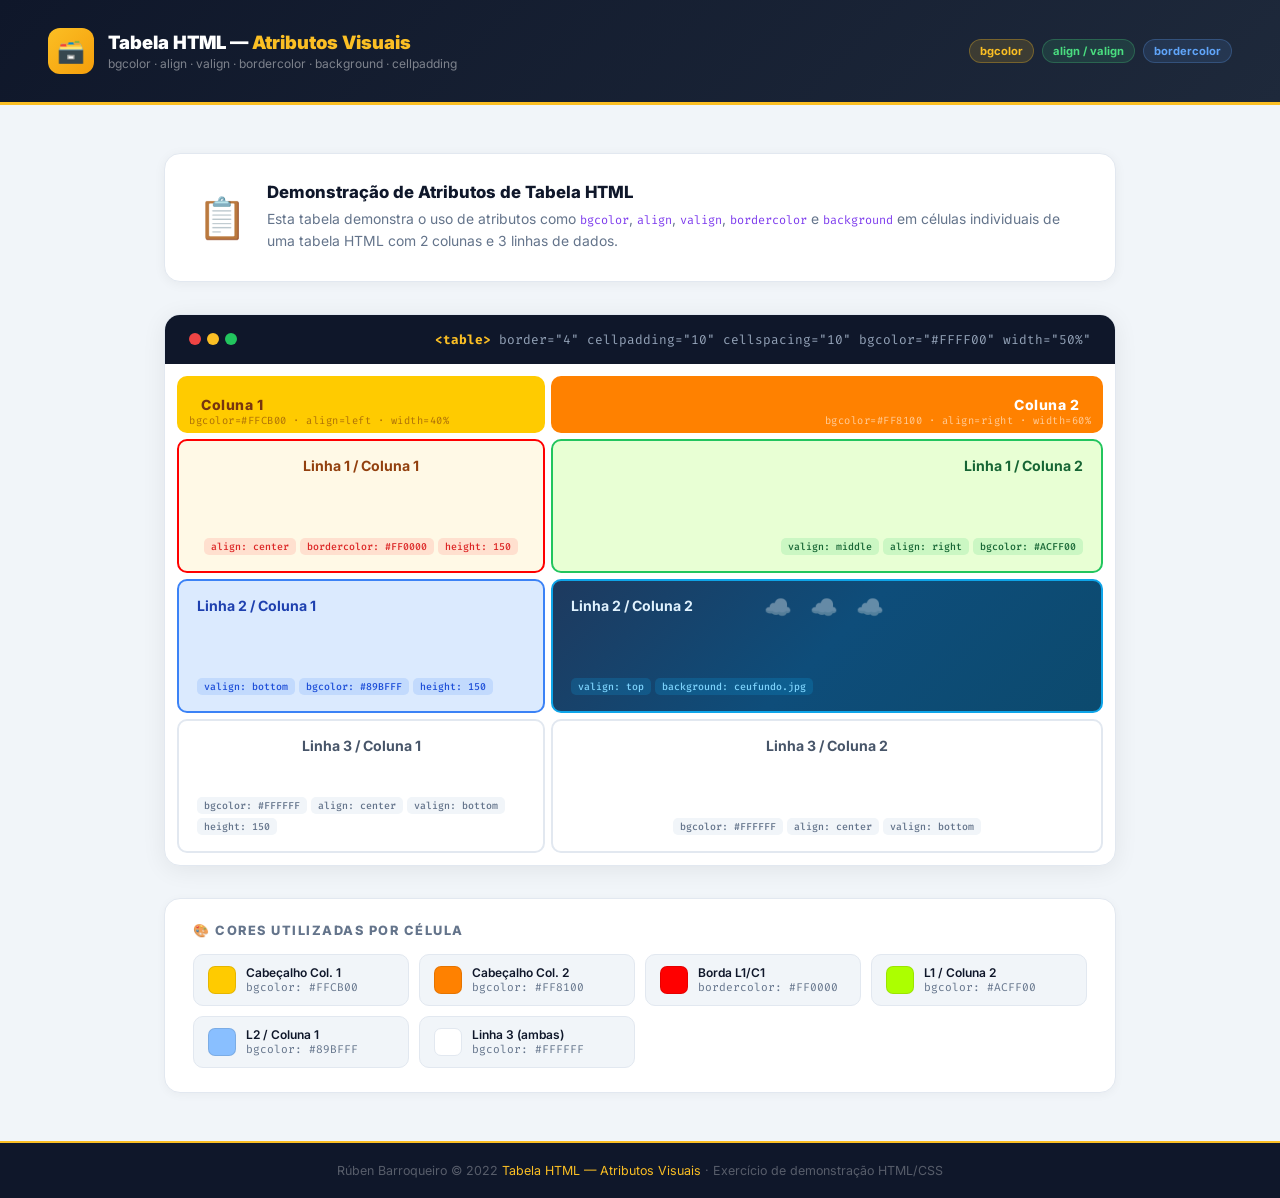
<file: 8_tabela_atributos.html>
<!DOCTYPE html>
<html lang="pt">
<head>
  <meta charset="UTF-8"/>
  <meta name="viewport" content="width=device-width, initial-scale=1.0"/>
  <title>Tabela HTML — Demonstração de Atributos</title>
  <link href="https://fonts.googleapis.com/css2?family=Inter:wght@300;400;500;600;700;800;900&family=Fira+Code:wght@400;500&display=swap" rel="stylesheet"/>
  <style>
    *, *::before, *::after { box-sizing: border-box; margin: 0; padding: 0; }

    :root {
      --bg:      #f1f5f9;
      --white:   #ffffff;
      --border:  #e2e8f0;
      --text:    #0f172a;
      --muted:   #64748b;
      --faint:   #94a3b8;
      --radius:  16px;
    }

    body {
      font-family: 'Inter', sans-serif;
      background: var(--bg);
      color: var(--text);
      min-height: 100vh;
      display: flex;
      flex-direction: column;
    }

    header {
      background: linear-gradient(135deg, #0f172a, #1e293b);
      border-bottom: 3px solid #fbbf24;
      padding: 28px 48px;
      display: flex;
      align-items: center;
      justify-content: space-between;
      flex-wrap: wrap;
      gap: 16px;
    }
    .header-left { display: flex; align-items: center; gap: 14px; }
    .header-icon {
      width: 46px; height: 46px;
      background: linear-gradient(135deg, #fbbf24, #f59e0b);
      border-radius: 12px;
      display: flex; align-items: center; justify-content: center;
      font-size: 1.4rem;
    }
    header h1 { font-size: 1.15rem; font-weight: 900; color: #fff; }
    header h1 span { color: #fbbf24; }
    header p { font-size: 0.75rem; color: rgba(255,255,255,0.45); margin-top: 3px; }
    .header-badges { display: flex; gap: 8px; flex-wrap: wrap; }
    .badge {
      font-size: 0.7rem;
      font-weight: 700;
      padding: 4px 10px;
      border-radius: 100px;
    }
    .badge-yellow { background: rgba(251,191,36,0.15); border: 1px solid rgba(251,191,36,0.3); color: #fbbf24; }
    .badge-green  { background: rgba(74,222,128,0.12); border: 1px solid rgba(74,222,128,0.25); color: #4ade80; }
    .badge-blue   { background: rgba(96,165,250,0.12); border: 1px solid rgba(96,165,250,0.25); color: #60a5fa; }

    main {
      flex: 1;
      max-width: 1000px;
      width: 100%;
      margin: 48px auto;
      padding: 0 24px;
      display: flex;
      flex-direction: column;
      gap: 32px;
    }

    .intro-card {
      background: var(--white);
      border: 1px solid var(--border);
      border-radius: var(--radius);
      padding: 28px 32px;
      display: flex;
      align-items: center;
      gap: 20px;
      box-shadow: 0 2px 12px rgba(0,0,0,0.05);
    }
    .intro-icon { font-size: 2.5rem; }
    .intro-card h2 { font-size: 1.05rem; font-weight: 800; margin-bottom: 6px; }
    .intro-card p { font-size: 0.87rem; color: var(--muted); line-height: 1.6; }

    .table-wrapper {
      background: var(--white);
      border: 1px solid var(--border);
      border-radius: var(--radius);
      overflow: hidden;
      box-shadow: 0 4px 24px rgba(0,0,0,0.07);
    }
    .table-wrapper-header {
      background: #0f172a;
      padding: 16px 24px;
      display: flex;
      align-items: center;
      justify-content: space-between;
      gap: 12px;
    }
    .table-wrapper-header span {
      font-family: 'Fira Code', monospace;
      font-size: 0.8rem;
      color: #94a3b8;
    }
    .table-wrapper-header span b { color: #fbbf24; }
    .dot-row { display: flex; gap: 6px; }
    .dot { width: 12px; height: 12px; border-radius: 50%; }

    .demo-table {
      width: 100%;
      border-collapse: separate;
      border-spacing: 6px;
      padding: 6px;
    }

    .demo-table thead th {
      padding: 20px 24px;
      font-size: 0.875rem;
      font-weight: 800;
      letter-spacing: 0.5px;
      border-radius: 10px;
      position: relative;
    }
    .col1-header {
      background: #FFCB00;
      color: #78350f;
      text-align: left;
      width: 40%;
    }
    .col2-header {
      background: #FF8100;
      color: #fff;
      text-align: right;
      width: 60%;
    }
    .col-tag {
      position: absolute;
      bottom: 6px;
      font-size: 0.65rem;
      font-family: 'Fira Code', monospace;
      opacity: 0.6;
      font-weight: 400;
    }
    .col1-header .col-tag { left: 12px; }
    .col2-header .col-tag { right: 12px; }

    .demo-table tbody td {
      border-radius: 10px;
      padding: 0;
      height: 130px;
      vertical-align: middle;
      position: relative;
      overflow: hidden;
      transition: transform 0.2s, box-shadow 0.2s;
    }
    .demo-table tbody td:hover {
      transform: scale(1.01);
      box-shadow: 0 6px 24px rgba(0,0,0,0.15);
      z-index: 2;
    }

    .cell-inner {
      width: 100%;
      height: 100%;
      display: flex;
      flex-direction: column;
      padding: 16px 18px;
      min-height: 130px;
    }
    .cell-label {
      font-size: 0.88rem;
      font-weight: 700;
    }
    .cell-attrs {
      margin-top: auto;
      display: flex;
      flex-wrap: wrap;
      gap: 4px;
    }
    .attr-tag {
      font-family: 'Fira Code', monospace;
      font-size: 0.62rem;
      padding: 2px 7px;
      border-radius: 5px;
      font-weight: 500;
    }

    .r1c1 {
      background: #fff9e6;
      border: 2px solid #FF0000;
    }
    .r1c1 .cell-inner { align-items: center; justify-content: center; }
    .r1c1 .cell-label { color: #92400e; }
    .r1c1 .attr-tag { background: rgba(255,0,0,0.1); color: #dc2626; }

    .r1c2 { background: #e8ffd4; border: 2px solid #22c55e; }
    .r1c2 .cell-inner { align-items: flex-end; }
    .r1c2 .cell-label { color: #166534; }
    .r1c2 .attr-tag { background: rgba(34,197,94,0.15); color: #166534; }

    .r2c1 {
      background: #dbeafe;
      border: 2px solid #3b82f6;
    }
    .r2c1 .cell-inner { justify-content: flex-end; }
    .r2c1 .cell-label { color: #1e40af; }
    .r2c1 .attr-tag { background: rgba(59,130,246,0.15); color: #1d4ed8; }

    .r2c2 {
      background: linear-gradient(135deg, #1e3a5f 0%, #0e4d7a 50%, #0c4a6e 100%);
      border: 2px solid #0ea5e9;
      position: relative;
    }
    .r2c2::before {
      content: '☁️ ☁️ ☁️';
      position: absolute;
      top: 12px;
      left: 50%;
      transform: translateX(-50%);
      font-size: 1.4rem;
      opacity: 0.4;
      letter-spacing: 6px;
    }
    .r2c2 .cell-inner { justify-content: flex-start; }
    .r2c2 .cell-label { color: #e0f2fe; }
    .r2c2 .attr-tag { background: rgba(14,165,233,0.2); color: #7dd3fc; }

    .r3c1 { background: #fff; border: 2px solid #e2e8f0; }
    .r3c1 .cell-inner { justify-content: flex-end; align-items: center; }
    .r3c1 .cell-label { color: #475569; }
    .r3c1 .attr-tag { background: #f1f5f9; color: #64748b; }

    .r3c2 { background: #fff; border: 2px solid #e2e8f0; }
    .r3c2 .cell-inner { justify-content: flex-end; align-items: center; }
    .r3c2 .cell-label { color: #475569; }
    .r3c2 .attr-tag { background: #f1f5f9; color: #64748b; }

    .legend-card {
      background: var(--white);
      border: 1px solid var(--border);
      border-radius: var(--radius);
      padding: 24px 28px;
      box-shadow: 0 2px 10px rgba(0,0,0,0.04);
    }
    .legend-card h3 {
      font-size: 0.8rem;
      font-weight: 800;
      color: var(--muted);
      text-transform: uppercase;
      letter-spacing: 1.5px;
      margin-bottom: 16px;
    }
    .legend-grid {
      display: grid;
      grid-template-columns: repeat(auto-fill, minmax(200px, 1fr));
      gap: 10px;
    }
    .legend-item {
      display: flex;
      align-items: center;
      gap: 10px;
      padding: 10px 14px;
      background: var(--bg);
      border-radius: 10px;
      border: 1px solid var(--border);
    }
    .legend-swatch {
      width: 28px; height: 28px;
      border-radius: 7px;
      min-width: 28px;
      border: 1px solid rgba(0,0,0,0.1);
    }
    .legend-text {}
    .legend-text .prop {
      font-family: 'Fira Code', monospace;
      font-size: 0.7rem;
      color: var(--muted);
    }
    .legend-text .val {
      font-size: 0.75rem;
      font-weight: 600;
      color: var(--text);
    }

    footer {
      background: #0f172a;
      border-top: 2px solid #fbbf24;
      color: rgba(255,255,255,0.3);
      text-align: center;
      padding: 20px;
      font-size: 0.78rem;
    }
    footer span { color: #fbbf24; }

    @media (max-width: 600px) {
      header { padding: 20px; }
      main { padding: 0 14px; }
      .intro-card { flex-direction: column; }
    }
  </style>
</head>
<body>

<header>
  <div class="header-left">
    <div class="header-icon">🗃️</div>
    <div>
      <h1>Tabela HTML — <span>Atributos Visuais</span></h1>
      <p>bgcolor · align · valign · bordercolor · background · cellpadding</p>
    </div>
  </div>
  <div class="header-badges">
    <span class="badge badge-yellow">bgcolor</span>
    <span class="badge badge-green">align / valign</span>
    <span class="badge badge-blue">bordercolor</span>
  </div>
</header>

<main>

  <div class="intro-card">
    <div class="intro-icon">📋</div>
    <div>
      <h2>Demonstração de Atributos de Tabela HTML</h2>
      <p>Esta tabela demonstra o uso de atributos como <code style="font-family:'Fira Code',monospace;font-size:0.85em;color:#7c3aed">bgcolor</code>, <code style="font-family:'Fira Code',monospace;font-size:0.85em;color:#7c3aed">align</code>, <code style="font-family:'Fira Code',monospace;font-size:0.85em;color:#7c3aed">valign</code>, <code style="font-family:'Fira Code',monospace;font-size:0.85em;color:#7c3aed">bordercolor</code> e <code style="font-family:'Fira Code',monospace;font-size:0.85em;color:#7c3aed">background</code> em células individuais de uma tabela HTML com 2 colunas e 3 linhas de dados.</p>
    </div>
  </div>

  <div class="table-wrapper">
    <div class="table-wrapper-header">
      <div class="dot-row">
        <div class="dot" style="background:#ef4444"></div>
        <div class="dot" style="background:#fbbf24"></div>
        <div class="dot" style="background:#22c55e"></div>
      </div>
      <span><b>&lt;table&gt;</b> border="4" cellpadding="10" cellspacing="10" bgcolor="#FFFF00" width="50%"</span>
    </div>

    <table class="demo-table">
      <thead>
        <tr>
          <th class="col1-header">
            Coluna 1
            <span class="col-tag">bgcolor=#FFCB00 · align=left · width=40%</span>
          </th>
          <th class="col2-header">
            Coluna 2
            <span class="col-tag">bgcolor=#FF8100 · align=right · width=60%</span>
          </th>
        </tr>
      </thead>
      <tbody>
        <tr>
          <td class="r1c1">
            <div class="cell-inner">
              <span class="cell-label">Linha 1 / Coluna 1</span>
              <div class="cell-attrs">
                <span class="attr-tag">align: center</span>
                <span class="attr-tag">bordercolor: #FF0000</span>
                <span class="attr-tag">height: 150</span>
              </div>
            </div>
          </td>
          <td class="r1c2">
            <div class="cell-inner">
              <span class="cell-label">Linha 1 / Coluna 2</span>
              <div class="cell-attrs">
                <span class="attr-tag">valign: middle</span>
                <span class="attr-tag">align: right</span>
                <span class="attr-tag">bgcolor: #ACFF00</span>
              </div>
            </div>
          </td>
        </tr>
        <tr>
          <td class="r2c1">
            <div class="cell-inner">
              <span class="cell-label">Linha 2 / Coluna 1</span>
              <div class="cell-attrs">
                <span class="attr-tag">valign: bottom</span>
                <span class="attr-tag">bgcolor: #89BFFF</span>
                <span class="attr-tag">height: 150</span>
              </div>
            </div>
          </td>
          <td class="r2c2">
            <div class="cell-inner">
              <span class="cell-label">Linha 2 / Coluna 2</span>
              <div class="cell-attrs">
                <span class="attr-tag">valign: top</span>
                <span class="attr-tag">background: ceufundo.jpg</span>
              </div>
            </div>
          </td>
        </tr>
        <tr>
          <td class="r3c1">
            <div class="cell-inner">
              <span class="cell-label">Linha 3 / Coluna 1</span>
              <div class="cell-attrs">
                <span class="attr-tag">bgcolor: #FFFFFF</span>
                <span class="attr-tag">align: center</span>
                <span class="attr-tag">valign: bottom</span>
                <span class="attr-tag">height: 150</span>
              </div>
            </div>
          </td>
          <td class="r3c2">
            <div class="cell-inner">
              <span class="cell-label">Linha 3 / Coluna 2</span>
              <div class="cell-attrs">
                <span class="attr-tag">bgcolor: #FFFFFF</span>
                <span class="attr-tag">align: center</span>
                <span class="attr-tag">valign: bottom</span>
              </div>
            </div>
          </td>
        </tr>
      </tbody>
    </table>
  </div>

  <div class="legend-card">
    <h3>🎨 Cores utilizadas por célula</h3>
    <div class="legend-grid">
      <div class="legend-item">
        <div class="legend-swatch" style="background:#FFCB00"></div>
        <div class="legend-text">
          <div class="val">Cabeçalho Col. 1</div>
          <div class="prop">bgcolor: #FFCB00</div>
        </div>
      </div>
      <div class="legend-item">
        <div class="legend-swatch" style="background:#FF8100"></div>
        <div class="legend-text">
          <div class="val">Cabeçalho Col. 2</div>
          <div class="prop">bgcolor: #FF8100</div>
        </div>
      </div>
      <div class="legend-item">
        <div class="legend-swatch" style="background:#FF0000"></div>
        <div class="legend-text">
          <div class="val">Borda L1/C1</div>
          <div class="prop">bordercolor: #FF0000</div>
        </div>
      </div>
      <div class="legend-item">
        <div class="legend-swatch" style="background:#ACFF00"></div>
        <div class="legend-text">
          <div class="val">L1 / Coluna 2</div>
          <div class="prop">bgcolor: #ACFF00</div>
        </div>
      </div>
      <div class="legend-item">
        <div class="legend-swatch" style="background:#89BFFF"></div>
        <div class="legend-text">
          <div class="val">L2 / Coluna 1</div>
          <div class="prop">bgcolor: #89BFFF</div>
        </div>
      </div>
      <div class="legend-item">
        <div class="legend-swatch" style="background:#FFFFFF;border:1px solid #e2e8f0"></div>
        <div class="legend-text">
          <div class="val">Linha 3 (ambas)</div>
          <div class="prop">bgcolor: #FFFFFF</div>
        </div>
      </div>
    </div>
  </div>

</main>

<footer>
  <p>Rúben Barroqueiro © 2022 <span>Tabela HTML — Atributos Visuais</span> · Exercício de demonstração HTML/CSS</p>
</footer>
</body>
</html>
</file>
